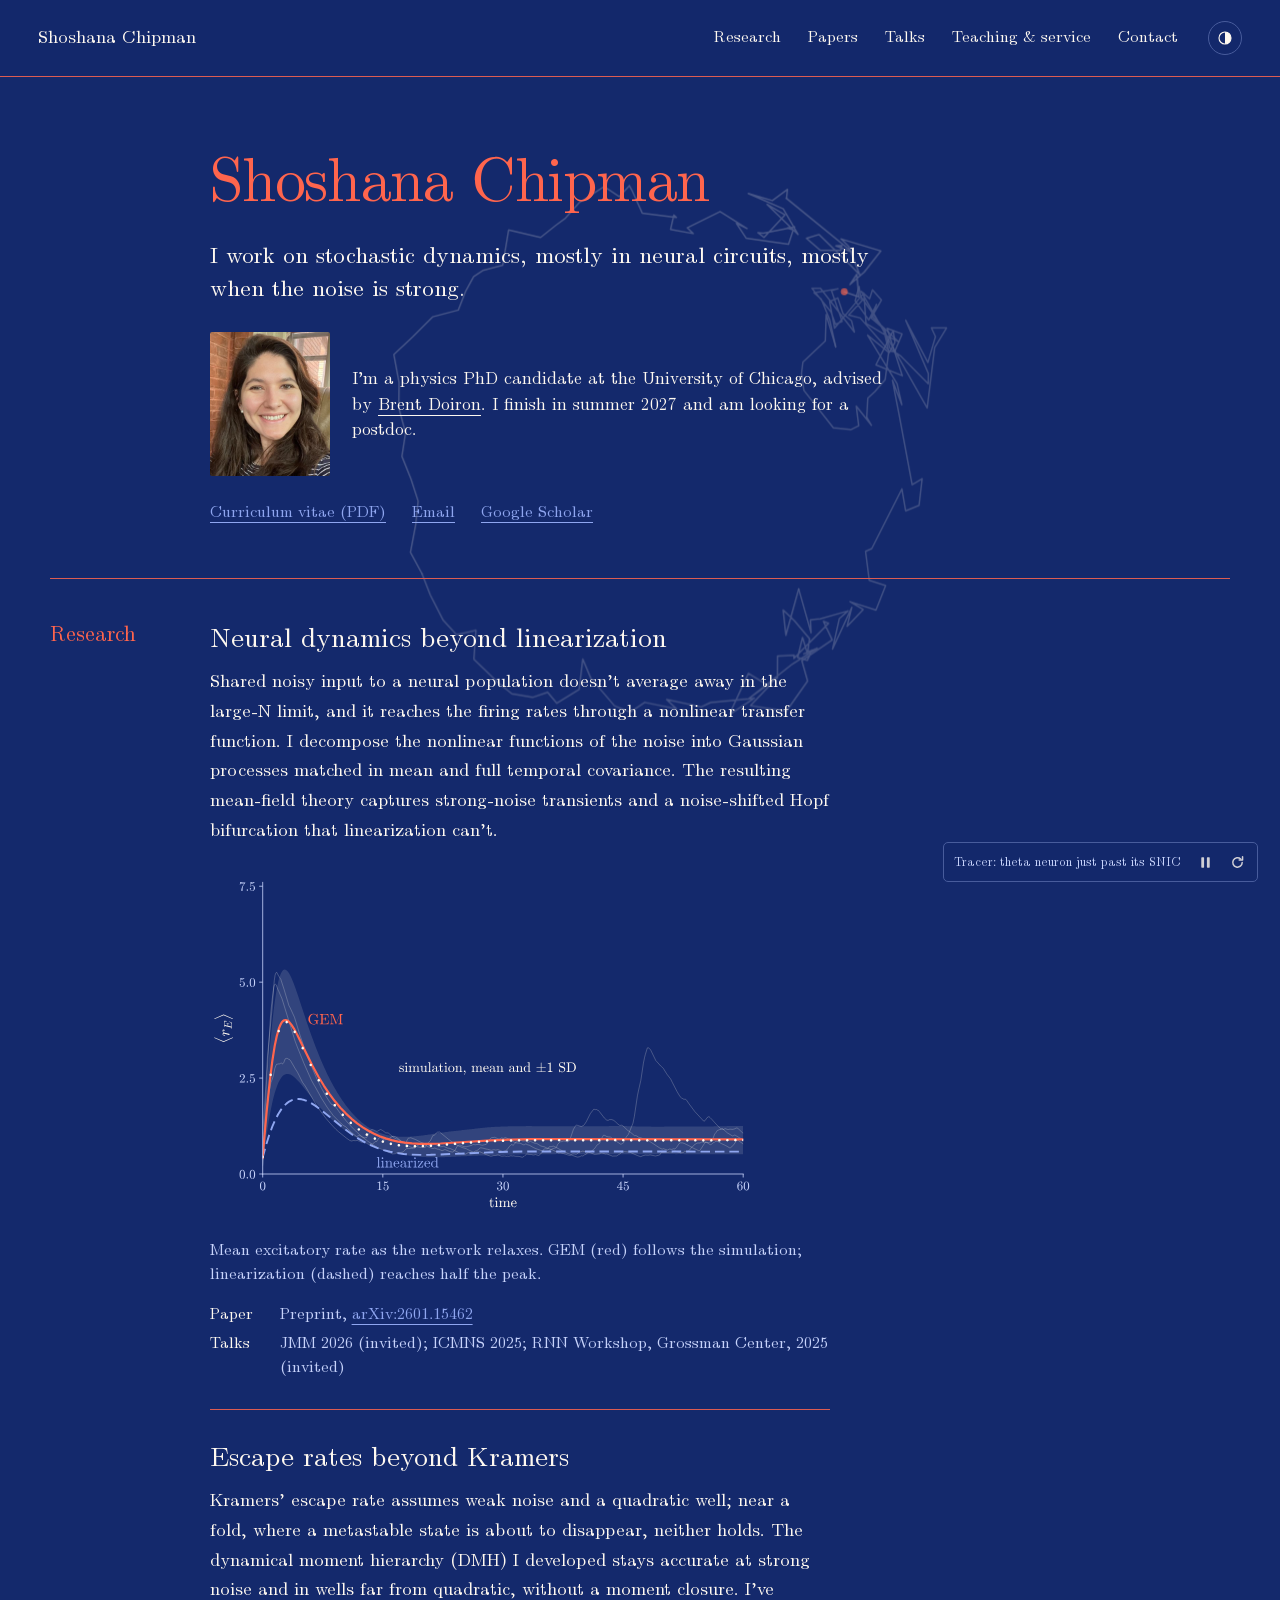
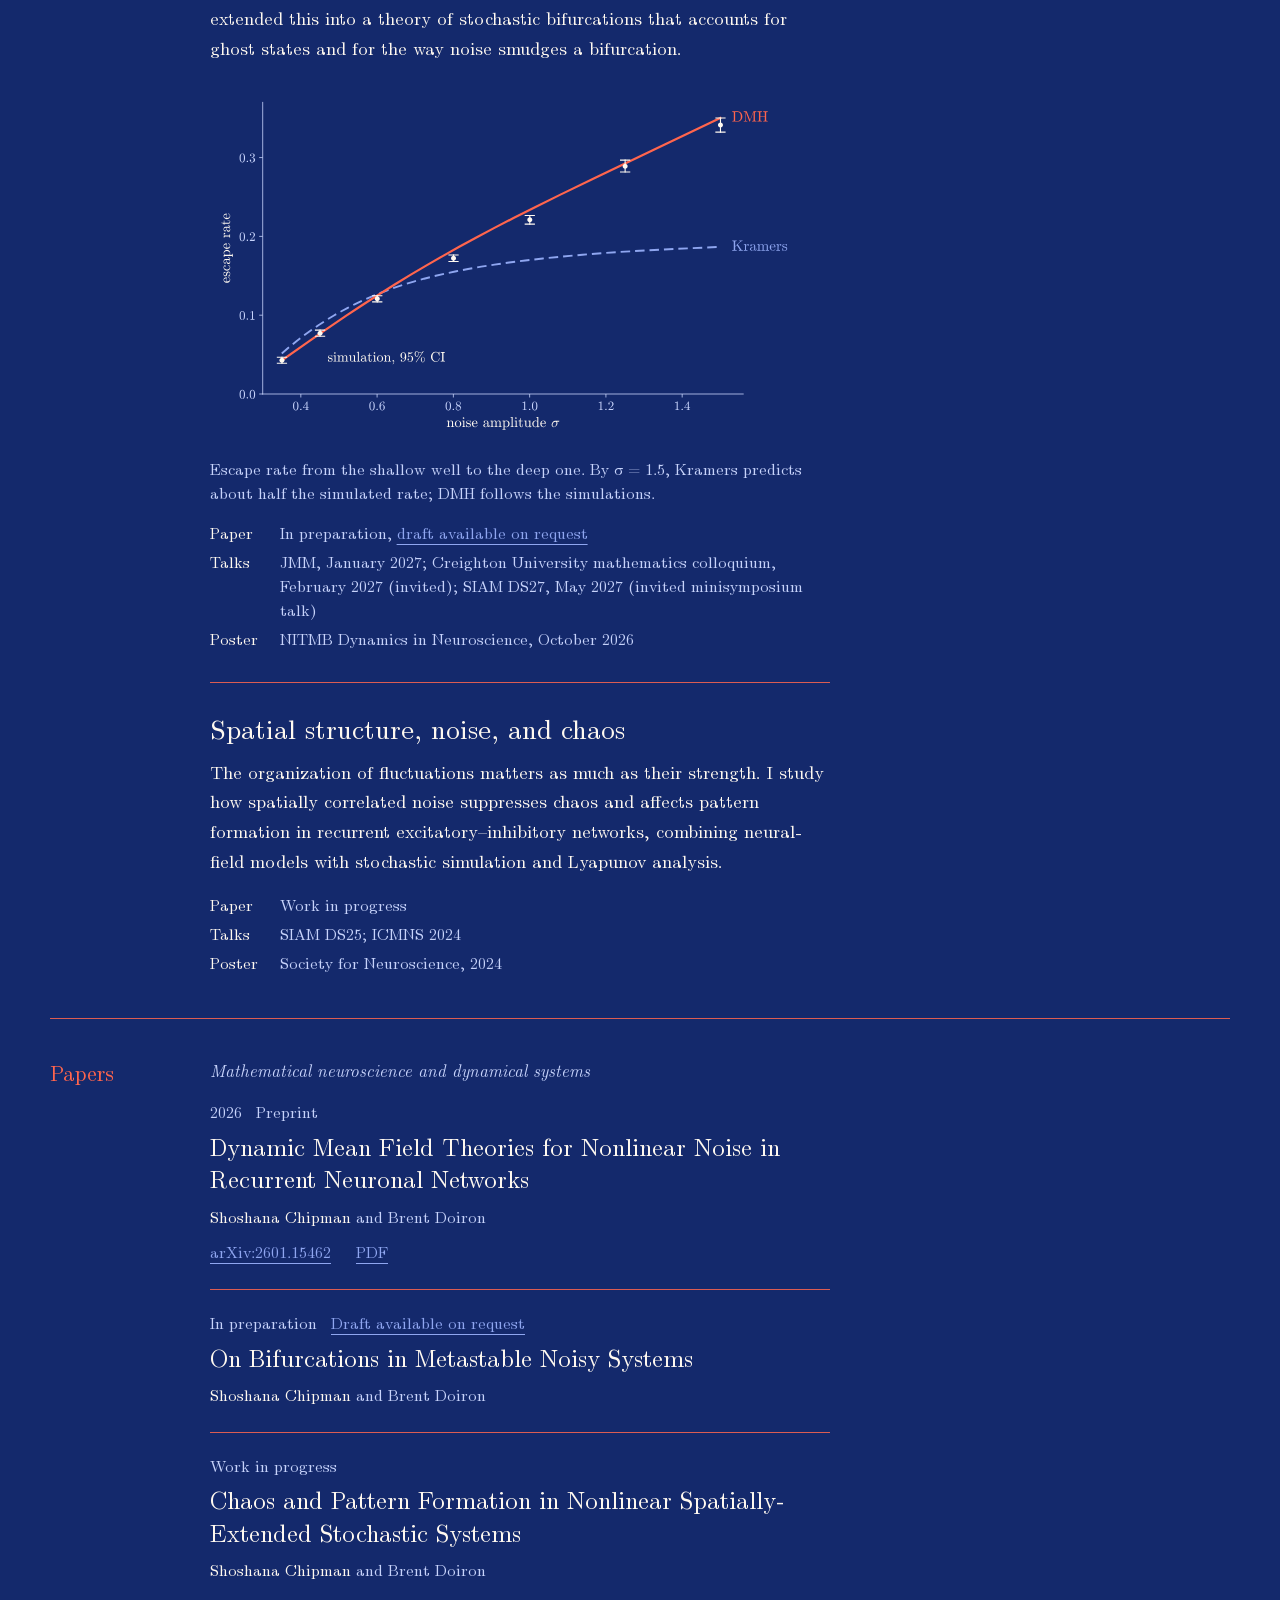
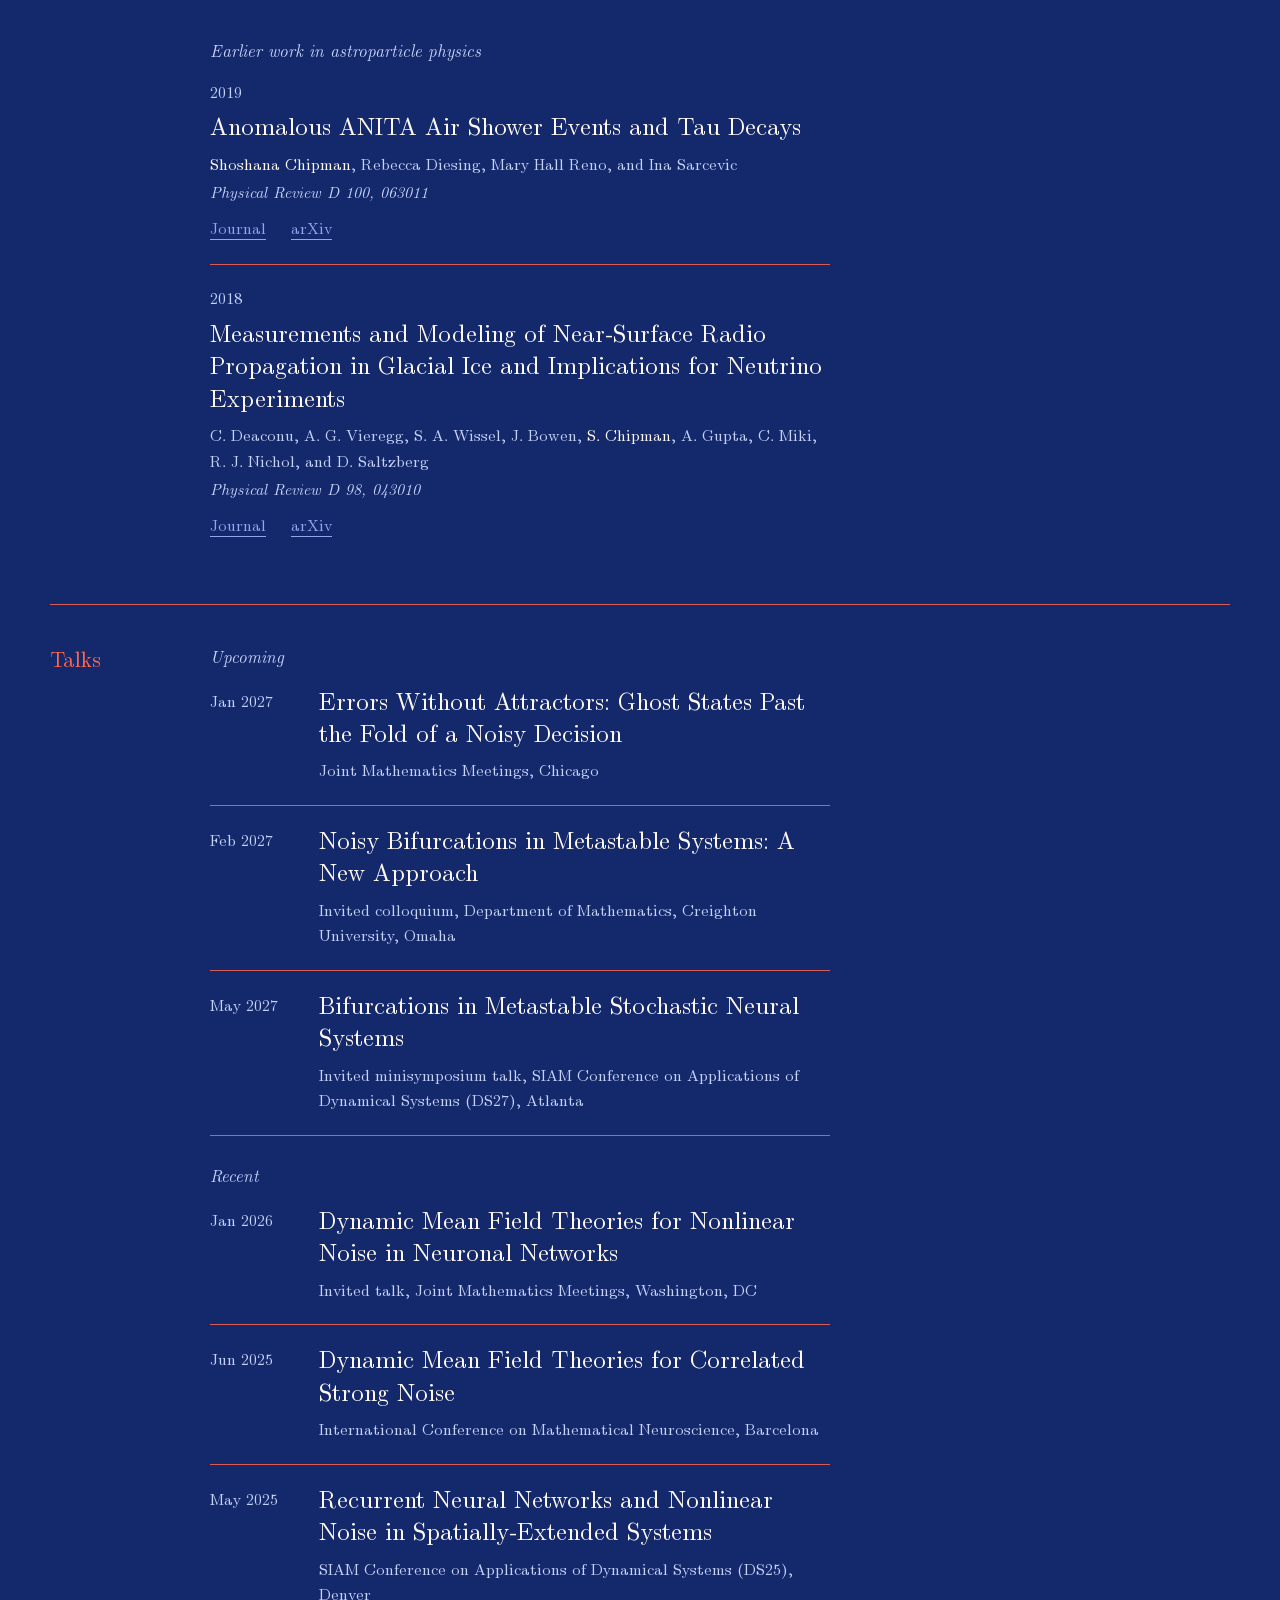
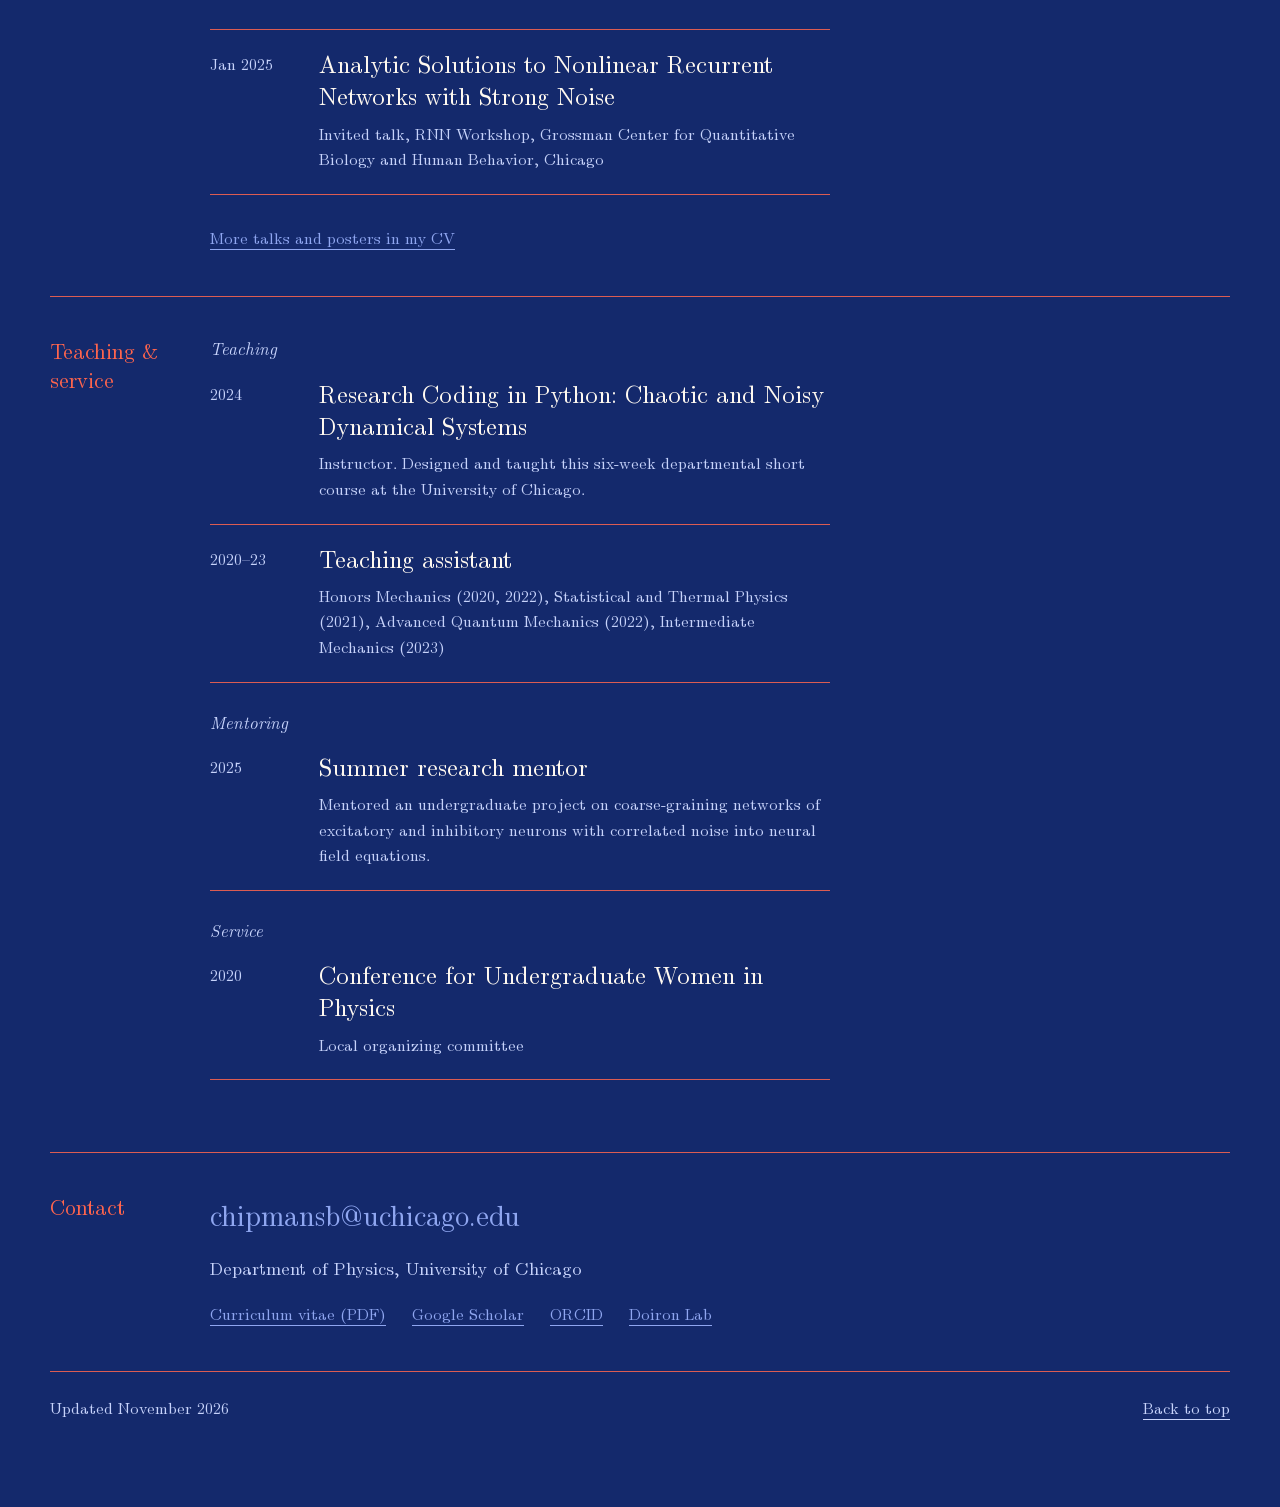
<file: index.html>
<!doctype html>
<html lang="en" data-theme="dark">
<head>
  <meta charset="utf-8">
  <meta name="viewport" content="width=device-width, initial-scale=1">
  <title>Shoshana Chipman | Stochastic Dynamics &amp; Mathematical Neuroscience</title>
  <meta name="description" content="Shoshana Chipman is a physics PhD candidate at the University of Chicago developing mathematical methods for stochastic dynamics in biological systems.">
  <meta name="theme-color" content="#14296c">
  <meta property="og:title" content="Shoshana Chipman">
  <meta property="og:site_name" content="Shoshana Chipman">
  <meta property="og:description" content="Stochastic dynamics and mathematical neuroscience.">
  <meta property="og:type" content="website">
  <meta property="og:url" content="https://shoshana-chipman.github.io/">
  <link rel="canonical" href="https://shoshana-chipman.github.io/">
  <meta name="author" content="Shoshana Chipman">
  <meta property="og:image" content="https://shoshana-chipman.github.io/assets/preview.png">
  <meta property="og:image:width" content="1200">
  <meta property="og:image:height" content="630">
  <meta property="og:image:alt" content="Shoshana Chipman, University of Chicago">
  <meta name="twitter:card" content="summary_large_image">
  <meta name="twitter:image" content="https://shoshana-chipman.github.io/assets/preview.png">
  <link rel="icon" href="favicon-192.png" type="image/png" sizes="192x192">
  <link rel="icon" href="favicon.ico" sizes="16x16 32x32 48x48">
  <link rel="icon" href="favicon.svg" type="image/svg+xml">
  <link rel="apple-touch-icon" href="apple-touch-icon.png">
  <script type="application/ld+json">
{
  "@context": "https://schema.org",
  "@graph": [
    {
      "@type": "WebSite",
      "@id": "https://shoshana-chipman.github.io/#website",
      "name": "Shoshana Chipman",
      "alternateName": [
        "shoshana-chipman.github.io"
      ],
      "url": "https://shoshana-chipman.github.io/"
    },
    {
      "@type": "WebPage",
      "@id": "https://shoshana-chipman.github.io/#webpage",
      "url": "https://shoshana-chipman.github.io/",
      "isPartOf": {
        "@id": "https://shoshana-chipman.github.io/#website"
      },
      "primaryImageOfPage": "https://shoshana-chipman.github.io/assets/search-photo.jpg",
      "mainEntity": {
        "@id": "https://shoshana-chipman.github.io/#person"
      }
    },
    {
      "@type": "Person",
      "name": "Shoshana Chipman",
      "url": "https://shoshana-chipman.github.io/",
      "image": "https://shoshana-chipman.github.io/assets/search-photo.jpg",
      "email": "mailto:chipmansb@uchicago.edu",
      "jobTitle": "PhD candidate in Physics",
      "affiliation": {
        "@type": "CollegeOrUniversity",
        "name": "University of Chicago"
      },
      "alumniOf": {
        "@type": "CollegeOrUniversity",
        "name": "University of Chicago"
      },
      "knowsAbout": [
        "Stochastic dynamics",
        "Mathematical neuroscience",
        "Dynamical systems",
        "Mean-field theory",
        "Metastability"
      ],
      "sameAs": [
        "https://scholar.google.com/citations?user=jHu5gXQAAAAJ",
        "https://orcid.org/0009-0009-2627-6084",
        "https://physics.uchicago.edu/people/profile/shoshana-chipman/",
        "https://github.com/shoshana-chipman"
      ],
      "@id": "https://shoshana-chipman.github.io/#person"
    }
  ]
}
  </script>
  <link rel="stylesheet" href="css/style.css">
  <script>
    try { const theme = localStorage.getItem('theme'); if (theme === 'dark' || theme === 'light') document.documentElement.dataset.theme = theme; } catch (e) {}
  </script>
  <script src="js/main.js" defer></script>
  <script src="js/models.js" defer></script>
  <script src="js/walk.js" defer></script>
</head>
<body>
<a class="skip-link" href="#main">Skip to content</a>
<figure class="walk-figure" aria-label="Illustrative asymmetric metastable diffusion">
<svg id="walk-svg" viewBox="0 0 1100 640" preserveAspectRatio="xMidYMid meet" role="img" aria-labelledby="walk-title walk-desc">
<title id="walk-title">Asymmetric metastable diffusion</title>
<desc id="walk-desc">A two-dimensional stochastic trajectory explores broad regions around a shallow state on the left and a deeper state on the right, occasionally switching along a curved valley. Illustrative simulation with the potential and axes hidden.</desc>
<path id="walk-path" d="M 386.75,233.23 L 387.17,237.29 L 389.25,202.89 L 393.84,214.26 L 421.96,230.58 L 403.64,237.38 L 390.85,228.08 L 381.49,256.67 L 371.73,254.41 L 375.97,244.14 L 367.43,240.51 L 458.36,269.72 L 420.76,307.60 L 410.64,341.08 L 405.47,323.90 L 409.83,328.91 L 421.76,308.12 L 389.53,302.26 L 425.29,308.18 L 429.93,306.42 L 405.84,278.35 L 396.40,266.01 L 382.80,269.77 L 370.26,261.77 L 364.03,276.34 L 371.52,252.22 L 353.83,248.93 L 348.75,265.48 L 357.71,258.20 L 385.37,261.21 L 400.92,275.49 L 391.34,260.67 L 377.00,241.44 L 356.71,263.07 L 368.29,192.20 L 347.85,205.82 L 352.20,216.69 L 366.04,206.62 L 376.48,209.84 L 384.70,202.75 L 338.53,196.66 L 336.65,183.72 L 366.32,179.26 L 376.91,171.70 L 376.49,180.24 L 350.82,193.69 L 354.79,202.87 L 345.14,167.57 L 356.43,166.48 L 375.00,154.89 L 395.85,137.95 L 365.62,148.62 L 384.22,122.25 L 389.49,70.46 L 397.71,54.15 L 411.78,40.00 L 451.32,66.49 L 449.27,89.44 L 442.18,100.15 L 421.17,98.80 L 435.22,115.97 L 424.18,110.16 L 406.14,116.57 L 399.97,129.85 L 391.11,150.66 L 371.46,172.55 L 373.51,182.64 L 364.09,207.42 L 356.92,193.34 L 392.39,191.80 L 377.97,159.07 L 359.72,206.38 L 367.96,203.76 L 373.24,192.10 L 355.95,173.87 L 398.08,192.01 L 411.07,193.72 L 390.89,188.21 L 414.63,187.83 L 460.04,210.07 L 452.01,227.42 L 466.45,232.03 L 468.76,216.20 L 450.75,205.89 L 495.01,186.76 L 494.60,179.81 L 508.56,206.35 L 501.85,234.47 L 516.68,245.52 L 518.51,207.20 L 513.30,232.61 L 526.68,231.47 L 508.21,220.58 L 538.16,243.69 L 511.76,221.30 L 497.86,225.29 L 496.01,221.83 L 507.42,200.96 L 508.11,190.52 L 509.21,204.82 L 480.50,141.06 L 513.05,177.22 L 490.95,141.93 L 480.68,163.79 L 473.28,198.84 L 475.83,215.29 L 462.38,190.94 L 469.24,211.10 L 455.81,224.95 L 439.73,217.81 L 440.50,213.74 L 421.07,221.27 L 439.41,217.13 L 479.69,231.16 L 436.30,224.00 L 415.46,194.67 L 394.96,207.74 L 391.80,210.60 L 345.96,205.67 L 349.57,196.79 L 353.38,226.79 L 381.43,220.69 L 382.48,252.61 L 404.31,277.35 L 421.24,247.49 L 388.49,234.17 L 393.30,201.27 L 413.25,241.81 L 405.76,250.59 L 367.89,242.88 L 402.46,225.15 L 402.05,227.47 L 427.68,205.93 L 399.54,221.76 L 423.90,206.97 L 422.27,221.97 L 423.20,213.56 L 443.82,174.42 L 436.29,145.22 L 392.70,189.60 L 392.66,219.25 L 381.20,207.64 L 368.58,224.60 L 370.32,234.55 L 362.56,231.25 L 404.87,222.86 L 389.62,185.36 L 344.91,210.11 L 337.98,209.63 L 375.79,200.86 L 372.47,192.84 L 375.87,193.69 L 390.46,168.14 L 347.94,151.31 L 360.22,153.60 L 385.51,161.87 L 415.82,155.63 L 440.91,170.69 L 447.05,178.55 L 435.64,201.01 L 418.74,185.67 L 454.98,173.55 L 438.83,145.93 L 426.70,154.38 L 397.47,159.45 L 352.84,155.84 L 356.17,140.68 L 377.19,180.51 L 397.12,146.38 L 402.69,153.52 L 390.52,158.31 L 394.50,176.00 L 412.99,193.87 L 409.99,177.06 L 403.90,193.87 L 386.55,186.69 L 382.57,149.77 L 415.85,145.82 L 396.57,147.20 L 380.97,122.56 L 399.87,120.32 L 378.60,124.84 L 401.40,161.91 L 424.75,153.95 L 403.03,154.34 L 409.84,138.54 L 440.55,164.77 L 428.67,188.89 L 415.46,188.53 L 413.03,198.20 L 385.28,164.68 L 374.21,161.38 L 376.58,160.00 L 377.11,207.89 L 354.26,210.35 L 387.76,198.59 L 360.13,220.62 L 323.34,219.70 L 349.39,228.26 L 353.91,257.87 L 354.70,248.51 L 418.63,250.48 L 401.90,241.61 L 401.26,250.82 L 398.93,246.88 L 383.57,226.39 L 365.36,227.08 L 369.02,245.23 L 400.40,246.71 L 406.91,249.60 L 382.99,267.93 L 372.15,270.33 L 395.50,306.17 L 396.60,268.09 L 394.51,238.74 L 388.71,257.41 L 401.28,239.41 L 383.63,217.94 L 400.66,217.57 L 428.23,206.16 L 434.22,234.01 L 421.94,205.02 L 463.77,177.44 L 501.25,150.64 L 475.42,139.87 L 467.43,146.27 L 496.07,106.09 L 523.69,132.80 L 537.08,143.32 L 502.21,123.81 L 520.34,153.77 L 491.70,133.72 L 437.71,141.64 L 414.28,194.40 L 413.08,196.91 L 400.83,209.02 L 400.46,174.58 L 361.27,129.01 L 352.55,110.38 L 363.68,112.19 L 379.93,105.23 L 373.74,76.22 L 378.24,68.77 L 377.41,91.89 L 352.25,56.49 L 323.00,46.66 L 334.59,64.97 L 321.81,77.41 L 340.10,72.18 L 336.66,44.20 L 369.06,59.18 L 389.05,67.33 L 382.14,82.33 L 375.95,108.32 L 369.96,106.56 L 372.24,141.99 L 359.99,134.22 L 360.52,134.03 L 354.57,122.62 L 364.14,130.67 L 358.34,122.11 L 387.91,113.67 L 371.39,138.18 L 424.37,132.57 L 418.89,175.95 L 430.60,182.34 L 460.04,157.88 L 427.37,168.17 L 473.59,190.88 L 464.61,202.58 L 450.02,223.21 L 418.03,184.32 L 412.82,193.85 L 403.03,196.16 L 414.37,181.79 L 447.43,203.72 L 466.38,226.89 L 468.29,220.81 L 463.23,239.04 L 462.31,269.71 L 477.65,259.67 L 473.63,271.98 L 487.56,227.22 L 463.67,232.12 L 446.63,233.25 L 473.03,201.83 L 462.23,224.66 L 473.77,218.44 L 461.22,232.02 L 438.06,240.28 L 461.63,280.02 L 447.97,271.26 L 428.07,243.15 L 433.47,229.16 L 439.03,250.58 L 415.77,234.51 L 437.14,233.91 L 451.55,236.80 L 417.93,267.14 L 418.77,249.33 L 381.33,236.17 L 376.65,249.29 L 423.23,288.42 L 453.26,256.58 L 453.76,277.12 L 455.56,303.33 L 426.54,276.50 L 395.89,262.63 L 417.83,283.49 L 428.60,293.51 L 434.72,293.88 L 420.70,311.66 L 394.51,302.45 L 361.71,283.55 L 356.22,292.12 L 337.19,292.01 L 319.76,277.36 L 324.56,249.99 L 358.81,254.67 L 324.45,224.90 L 323.90,224.49 L 363.53,246.29 L 337.18,264.06 L 319.44,275.66 L 309.81,269.06 L 296.83,272.97 L 310.89,314.09 L 321.58,320.93 L 336.14,318.71 L 326.44,329.17 L 336.72,321.57 L 334.26,355.14 L 365.11,343.10 L 370.60,379.78 L 367.77,376.77 L 349.25,377.34 L 360.08,384.80 L 359.71,413.49 L 356.04,389.17 L 344.88,402.25 L 355.20,425.08 L 365.18,417.65 L 389.08,428.58 L 405.06,412.95 L 381.89,423.68 L 407.58,437.15 L 433.96,434.64 L 469.38,412.63 L 446.15,380.59 L 456.59,381.38 L 458.07,385.32 L 438.64,362.74 L 418.70,387.57 L 428.37,386.14 L 449.92,412.66 L 426.25,447.83 L 421.95,444.28 L 379.02,438.44 L 346.23,436.51 L 338.40,443.75 L 351.92,413.03 L 354.25,427.42 L 350.64,456.00 L 363.86,444.35 L 351.36,450.29 L 338.56,425.41 L 355.29,450.74 L 351.64,420.13 L 356.99,434.37 L 375.76,436.18 L 355.25,471.96 L 400.30,478.14 L 404.43,475.46 L 367.21,520.14 L 366.42,507.53 L 393.33,539.73 L 397.94,497.11 L 379.58,480.19 L 382.79,489.65 L 395.87,477.84 L 420.33,473.35 L 394.67,431.97 L 431.76,453.46 L 435.47,442.17 L 422.67,468.57 L 427.53,471.01 L 426.19,471.88 L 464.39,448.05 L 461.72,456.88 L 482.75,464.41 L 543.93,457.03 L 526.54,459.23 L 560.55,466.70 L 569.72,429.11 L 564.90,449.15 L 577.07,431.73 L 567.15,390.29 L 541.34,408.78 L 547.92,352.25 L 521.93,356.76 L 518.01,370.68 L 516.33,374.21 L 533.29,375.27 L 534.43,373.00 L 500.84,356.24 L 535.59,368.65 L 518.92,378.68 L 577.29,400.57 L 584.34,362.22 L 606.20,357.94 L 571.09,341.96 L 575.48,333.54 L 564.69,312.52 L 549.17,305.56 L 557.28,289.47 L 583.65,328.72 L 549.20,306.26 L 553.32,311.03 L 529.85,272.50 L 538.30,304.60 L 553.05,302.86 L 582.18,298.93 L 580.63,358.97 L 592.85,362.65 L 599.40,342.31 L 588.98,336.56 L 641.60,371.43 L 660.89,378.75 L 699.63,387.28 L 689.96,384.89 L 676.03,359.97 L 710.01,400.05 L 742.58,351.32 L 725.25,369.55 L 696.45,399.08 L 713.67,403.37 L 694.89,405.16 L 720.99,394.51 L 727.90,401.04 L 713.25,385.31 L 693.45,341.47 L 684.63,334.82 L 659.92,327.80 L 662.46,286.50 L 665.87,236.90 L 682.53,217.01 L 689.70,225.11 L 701.43,209.93 L 672.28,221.42 L 691.45,217.95 L 670.63,255.53 L 685.82,274.43 L 696.56,289.17 L 665.42,276.93 L 649.40,298.92 L 651.85,292.35 L 664.55,294.17 L 692.01,291.20 L 709.93,300.24 L 739.30,334.79 L 754.22,354.63 L 735.07,350.09 L 745.95,366.70 L 762.50,367.18 L 747.19,361.59 L 745.53,360.69 L 752.86,340.42 L 753.55,317.31 L 754.97,298.16 L 756.37,293.74 L 738.99,262.15 L 778.96,260.02 L 776.90,232.55 L 772.55,237.06 L 755.92,240.03 L 719.59,276.18 L 729.87,286.14 L 735.69,296.93 L 716.05,277.53 L 718.96,292.22 L 768.67,302.12 L 765.28,292.82 L 746.65,293.46 L 720.44,302.95 L 719.62,313.14 L 739.19,291.35 L 749.00,280.04 L 766.56,303.45 L 740.90,329.99 L 718.82,321.44 L 704.05,325.61 L 684.95,337.15 L 713.81,360.40 L 685.26,336.34 L 664.64,337.19 L 659.95,316.90 L 676.45,346.70 L 661.05,305.99 L 655.17,294.68 L 644.43,314.89 L 665.09,316.25 L 682.79,277.87 L 681.29,269.76 L 710.06,304.52 L 710.47,315.94 L 711.86,310.80 L 708.10,329.56 L 701.57,337.47 L 706.92,340.25 L 695.33,345.66 L 719.97,354.90 L 755.94,372.50 L 726.11,391.83 L 742.10,399.97 L 721.66,392.64 L 713.46,415.21 L 710.69,411.04 L 675.15,422.07 L 686.86,404.34 L 709.53,412.56 L 738.34,430.69 L 748.62,420.31 L 715.58,414.46 L 750.40,431.04 L 767.36,429.85 L 761.28,402.11 L 738.25,396.60 L 760.13,413.06 L 744.15,430.35 L 724.01,433.14 L 752.23,452.04 L 767.25,469.57 L 733.73,427.58 L 703.99,462.70 L 721.51,440.72 L 778.56,431.39 L 752.76,424.38 L 749.09,417.87 L 704.72,446.20 L 701.94,446.87 L 673.69,446.26 L 684.17,414.50 L 701.08,409.79 L 728.15,384.64 L 752.73,364.31 L 749.38,392.31 L 762.05,390.99 L 765.36,365.89 L 768.39,332.29 L 784.91,289.59 L 783.16,310.59 L 785.12,310.57 L 772.09,295.60 L 748.77,303.59 L 744.17,268.01 L 719.41,263.35 L 735.75,307.69 L 721.10,312.42 L 722.46,307.16 L 708.02,294.19 L 694.43,292.97 L 676.82,289.90 L 656.14,285.86 L 634.48,249.90 L 636.54,276.02 L 599.23,273.47 L 581.62,264.70 L 559.36,248.69 L 585.08,223.61 L 625.40,247.68 L 613.73,278.84 L 609.93,279.93 L 626.35,277.14 L 644.66,290.75 L 652.57,280.08 L 673.19,319.67 L 694.99,331.85 L 719.43,312.64 L 733.47,283.61 L 748.97,274.71 L 756.87,314.31 L 784.03,309.09 L 755.83,286.29 L 768.70,316.48 L 743.83,312.06 L 718.93,300.38 L 739.93,303.59 L 731.74,311.81 L 726.62,305.08 L 740.02,316.21 L 715.79,293.89 L 705.21,291.36 L 710.89,304.87 L 727.49,291.90 L 720.22,253.61 L 756.02,278.39 L 780.76,290.10 L 769.90,296.08 L 784.84,269.51 L 815.89,284.99 L 810.09,306.65 L 757.98,311.02 L 728.56,298.34 L 765.38,295.43 L 753.96,285.66 L 761.62,309.53 L 748.16,292.60 L 729.42,308.75 L 730.54,319.74 L 709.62,285.72 L 685.11,288.46 L 716.07,276.13 L 743.59,270.00 L 699.05,268.20 L 684.91,280.79 L 703.54,298.69 L 694.59,300.89 L 663.46,292.62 L 629.07,328.47 L 599.17,309.68 L 607.55,340.09 L 587.60,348.39 L 556.43,350.09 L 578.80,336.19 L 561.01,317.29 L 572.38,315.89 L 571.13,325.68 L 599.97,319.85 L 586.37,342.02 L 591.10,316.80 L 625.81,301.45 L 632.64,326.92 L 628.77,347.02 L 638.61,354.05 L 644.80,374.83 L 646.95,362.43 L 667.81,354.76 L 658.14,358.41 L 671.37,354.06 L 662.51,358.30 L 679.58,410.78 L 681.85,430.62 L 642.80,417.77 L 654.87,410.85 L 662.33,414.30 L 702.59,341.94 L 734.80,325.21 L 726.28,330.23 L 723.96,330.79 L 697.56,324.81 L 686.53,335.93 L 670.91,332.06 L 673.73,372.97 L 686.12,385.06 L 702.36,367.99 L 715.22,379.41 L 735.24,361.45 L 744.13,373.99 L 723.00,360.09 L 735.47,354.28 L 720.69,336.61 L 716.26,369.01 L 725.29,340.59 L 730.96,346.61 L 755.95,301.75 L 768.92,318.69 L 767.14,323.52 L 743.36,364.06 L 770.15,328.22 L 763.27,310.69 L 740.26,318.98 L 762.12,330.52 L 767.05,355.03 L 771.03,354.05 L 766.44,375.04 L 724.45,371.48 L 738.85,408.53 L 742.48,400.42 L 752.89,390.59 L 765.04,353.76 L 741.66,376.09 L 738.94,421.57 L 732.35,442.59 L 752.59,432.71 L 730.99,423.64 L 725.51,447.66 L 746.41,440.87 L 744.12,437.86 L 735.77,425.50 L 747.40,402.55 L 708.39,360.05 L 715.98,367.87 L 696.48,381.77 L 699.43,385.20 L 706.09,421.31 L 706.37,419.40 L 724.48,436.76 L 747.20,396.86 L 738.34,366.07 L 748.38,380.22 L 747.54,393.24 L 735.54,395.89 L 733.62,398.63 L 719.50,377.08 L 686.73,377.03 L 682.67,385.06 L 690.57,362.13 L 714.56,362.01 L 697.65,392.23 L 708.49,382.64 L 666.20,347.25 L 676.26,393.97 L 708.18,376.20 L 722.23,376.61 L 718.09,346.96 L 727.11,351.44 L 737.00,323.89 L 750.16,340.54 L 733.99,361.71 L 749.99,373.00 L 765.87,349.49 L 750.70,367.71 L 743.57,338.65 L 743.16,326.55 L 743.26,338.45 L 779.29,330.17 L 764.46,327.37 L 770.39,341.94 L 804.75,344.78 L 784.11,326.72 L 756.22,331.01 L 743.43,327.71 L 744.65,332.02 L 744.98,335.19 L 760.13,345.03 L 746.95,356.80 L 754.85,340.14 L 772.32,324.94 L 740.07,282.02 L 721.79,292.25 L 687.44,306.50 L 674.67,328.02 L 632.35,359.27 L 624.97,342.14 L 617.58,332.22 L 631.48,339.47 L 666.53,357.94 L 631.87,330.68 L 654.16,360.76 L 686.51,358.14 L 694.68,349.72 L 709.95,350.52 L 719.18,320.70 L 755.14,308.55 L 769.66,353.22 L 751.74,355.29 L 723.86,345.22 L 706.63,302.99 L 709.37,318.75 L 678.28,295.42 L 669.91,294.94 L 643.90,270.41 L 654.29,244.86 L 667.66,223.28 L 651.91,254.27 L 657.86,266.67 L 665.56,234.58 L 680.52,239.23 L 675.68,222.57 L 666.36,230.83 L 647.45,224.97 L 662.53,190.89 L 674.72,177.53 L 660.05,198.63 L 661.46,197.62 L 680.00,164.67 L 645.56,149.47 L 658.01,131.34 L 665.13,159.68 L 670.45,154.52 L 646.17,173.09 L 662.21,159.53 L 650.50,143.47 L 662.03,181.56 L 643.45,146.83 L 642.09,154.84 L 661.93,168.33 L 651.80,162.69 L 642.44,165.62 L 638.42,191.94 L 649.39,206.76 L 656.56,215.17 L 652.72,233.80 L 661.40,287.16 L 647.01,311.33 L 622.68,308.68 L 636.25,310.74 L 645.22,329.52 L 669.42,304.91 L 650.70,278.25 L 662.79,294.93 L 655.91,313.03 L 631.61,303.74 L 656.36,352.69 L 644.16,336.76 L 618.62,351.93 L 668.21,350.69 L 669.84,353.52 L 680.72,329.63 L 684.72,359.68 L 700.45,371.88 L 776.05,340.64 L 753.61,311.31 L 738.99,314.26 L 772.32,324.35 L 743.25,313.80 L 744.09,333.82 L 719.79,347.60 L 698.84,342.11 L 712.71,392.29 L 756.80,412.62 L 757.17,403.32 L 766.94,399.79 L 735.87,399.97 L 756.19,395.77 L 761.40,386.50 L 746.57,381.32 L 727.89,371.16 L 713.53,354.07 L 743.96,384.72 L 733.67,379.80 L 752.74,371.74 L 750.52,403.16 L 786.53,384.61 L 760.37,414.03 L 767.05,410.42 L 788.97,406.60 L 789.58,363.86 L 782.89,368.96 L 811.46,361.25 L 785.14,364.42 L 761.04,386.17 L 790.75,393.69 L 792.11,355.98 L 770.23,340.59 L 781.26,311.67 L 766.79,341.04 L 768.14,346.51 L 770.26,344.34 L 770.48,349.88 L 765.65,370.54 L 764.30,393.10 L 786.43,402.39 L 742.28,377.38 L 684.59,408.25 L 696.51,407.78 L 728.25,395.75 L 688.88,382.39 L 692.07,384.87 L 678.46,374.35 L 698.86,379.46 L 694.90,392.94 L 671.11,410.18 L 670.50,393.68 L 666.32,400.48 L 657.29,416.88 L 656.06,414.43 L 703.69,412.03 L 727.52,393.48 L 717.63,375.57 L 727.35,369.81 L 719.99,369.20 L 743.43,384.56 L 750.43,401.86 L 743.81,408.88 L 740.58,406.59 L 703.37,383.87 L 738.89,422.58 L 726.57,393.69 L 713.32,373.23 L 684.70,353.49 L 671.16,384.66 L 666.23,360.70 L 678.39,323.78 L 677.83,321.73 L 649.21,316.99 L 643.75,328.35 L 635.14,319.66 L 631.08,306.70 L 622.36,307.69 L 605.87,300.26 L 598.77,314.00 L 640.22,310.18 L 677.05,308.58 L 676.34,314.93 L 696.28,314.38 L 670.16,303.99 L 692.44,354.05 L 736.34,351.18 L 721.32,338.78 L 718.25,361.26 L 692.66,346.82 L 692.25,355.43 L 711.34,350.65 L 720.74,367.97 L 746.75,393.63 L 714.78,393.02 L 702.61,365.09 L 685.06,363.21 L 676.34,339.50 L 700.41,307.86 L 712.88,295.80 L 727.21,294.51 L 732.45,278.54 L 753.75,276.01 L 762.29,246.36 L 758.30,244.07 L 756.55,225.89 L 795.74,243.00 L 806.60,275.81 L 787.57,302.34 L 786.31,296.46 L 765.79,304.56 L 767.77,242.10 L 751.36,236.64 L 746.25,228.17 L 731.52,205.71 L 731.36,210.15 L 698.74,218.57 L 685.04,251.20 L 693.03,225.25 L 709.23,234.68 L 710.62,250.52 L 693.26,223.67 L 682.95,220.58 L 673.28,241.88 L 698.32,237.69 L 734.93,288.40 L 714.86,280.99 L 756.74,284.84 L 734.12,309.67 L 718.38,337.66 L 709.41,375.56 L 690.12,359.21 L 669.12,367.02 L 661.97,412.45 L 644.13,420.50 L 660.46,415.84 L 685.35,386.61 L 708.91,406.07 L 747.66,441.11 L 748.32,465.39 L 733.10,516.98 L 722.84,521.01 L 730.83,534.14 L 769.94,524.72 L 784.96,492.18 L 799.68,487.67 L 787.90,483.36 L 790.07,457.06 L 762.60,487.13 L 752.43,440.89 L 759.58,445.38 L 767.91,439.75 L 724.77,473.09 L 707.58,451.39 L 720.03,448.70 L 705.27,429.49 L 708.75,434.74 L 745.26,435.34 L 740.06,443.66 L 751.97,471.17 L 766.07,416.00 L 757.62,404.37 L 733.68,419.02 L 733.01,426.26 L 711.96,421.73 L 706.18,415.37 L 725.48,428.68 L 744.51,456.01 L 717.85,466.50 L 716.92,462.91 L 726.59,427.23 L 725.61,436.30 L 730.85,425.60 L 760.86,386.37 L 778.39,370.67 L 766.72,355.32 L 744.49,371.44 L 730.45,375.05 L 758.75,378.07 L 733.23,390.24 L 703.70,415.61 L 735.03,430.13 L 753.11,401.96 L 747.35,378.38 L 747.41,364.58 L 732.96,392.72 L 758.58,386.23 L 760.27,418.81 L 752.74,425.60 L 796.01,422.48 L 786.33,423.12 L 766.51,422.90 L 776.41,406.52 L 748.78,409.49 L 743.89,439.89 L 730.03,442.82 L 726.73,457.00 L 748.40,447.32 L 769.80,453.01 L 766.03,457.54 L 765.14,450.28 L 701.19,469.19 L 714.96,470.13 L 753.68,476.77 L 754.38,439.71 L 766.90,441.39 L 727.29,426.52 L 752.73,402.00 L 757.44,433.11 L 772.75,445.44 L 758.48,438.95 L 744.40,455.31 L 771.96,472.53 L 787.55,507.88 L 799.60,492.66 L 763.70,476.89 L 754.03,430.85 L 743.08,423.80 L 772.96,431.13 L 748.28,396.93 L 755.55,396.37 L 773.80,438.58 L 732.67,412.05 L 737.23,406.79 L 736.75,395.69 L 738.03,438.63 L 742.73,411.55 L 788.99,412.50 L 776.60,389.30 L 777.20,377.54 L 787.55,379.56 L 800.45,384.31 L 773.81,358.34 L 773.49,354.88 L 767.50,387.95 L 777.81,376.49 L 764.60,412.25 L 763.93,398.31 L 796.17,398.55 L 778.70,393.62 L 755.02,383.94 L 724.13,380.01 L 705.23,382.07 L 677.93,387.37 L 710.85,439.73 L 699.50,478.37 L 678.25,444.11 L 715.46,456.04 L 721.14,447.78 L 702.51,395.07 L 722.33,384.09 L 722.13,408.38 L 706.26,432.27 L 726.46,430.77 L 718.46,460.65 L 726.88,496.67 L 719.07,449.61 L 739.85,426.25 L 732.98,429.93 L 742.32,435.82 L 756.25,467.39 L 728.67,444.12 L 735.11,428.40 L 717.90,431.71 L 691.89,417.53 L 720.26,412.65 L 741.96,419.50 L 702.22,407.66 L 679.70,409.68 L 679.38,420.87 L 719.88,417.79 L 708.26,423.46 L 704.91,441.36 L 691.02,421.82 L 712.57,433.32 L 766.21,435.14 L 774.35,444.70 L 777.88,429.86 L 770.28,433.50 L 771.16,410.72 L 773.27,435.60 L 770.61,416.02 L 778.02,437.48 L 743.98,455.02 L 753.23,430.96 L 757.18,448.93 L 723.35,498.87 L 700.01,497.50 L 681.58,484.20 L 667.58,453.32 L 674.54,447.26 L 683.34,427.41 L 692.05,445.99 L 727.81,449.22 L 703.32,420.23 L 698.71,401.35 L 710.53,404.01 L 677.62,424.31 L 674.87,405.22 L 676.70,411.40 L 682.14,407.29 L 657.13,403.12 L 665.91,431.77 L 673.71,415.87 L 679.99,415.90 L 710.16,412.81 L 713.69,363.55 L 707.88,348.62 L 711.54,350.28 L 684.23,370.20 L 707.93,346.42 L 740.57,363.94 L 742.60,381.77 L 754.32,395.95 L 744.05,407.34 L 763.56,398.69 L 775.27,381.47 L 790.41,379.98 L 750.99,400.86 L 729.50,411.81 L 718.89,430.01 L 697.98,439.93 L 698.81,442.50 L 655.31,451.11 L 649.69,411.76 L 608.73,433.88 L 649.50,425.93 L 661.42,409.48 L 668.60,396.80 L 689.47,350.35 L 726.63,355.57 L 723.16,367.28 L 724.85,355.12 L 734.49,369.45 L 709.28,363.43 L 739.39,395.82 L 769.58,410.34 L 758.37,396.77 L 771.13,408.66 L 758.29,385.78 L 725.23,391.19 L 715.57,393.94 L 750.03,416.43 L 785.45,404.63 L 749.52,370.01 L 776.83,372.01 L 769.32,362.95 L 777.35,361.68 L 780.99,384.52 L 771.83,393.33 L 757.77,377.02 L 771.72,395.03 L 750.90,404.10 L 754.36,379.86 L 778.18,360.56 L 791.29,352.74 L 767.90,352.62 L 783.98,338.89 L 840.12,319.32 L 804.66,315.03 L 821.80,312.60 L 816.35,328.52 L 795.02,309.48 L 784.93,323.39 L 764.87,324.61 L 740.92,373.57 L 725.46,369.88 L 705.80,377.29 L 718.06,365.62 L 735.26,375.60 L 747.51,398.55 L 773.32,411.27 L 723.67,420.55 L 705.86,446.23 L 718.21,457.76 L 713.14,450.36 L 692.47,463.72 L 728.25,471.75 L 737.20,481.05 L 750.15,473.36 L 751.04,469.72 L 773.35,491.26 L 766.80,479.78 L 741.96,475.11 L 748.30,489.60 L 748.55,492.25 L 760.69,459.46 L 770.26,450.09 L 788.89,486.79 L 774.69,451.09 L 766.26,436.90 L 765.24,427.80 L 742.69,445.37 L 751.17,433.18 L 729.20,435.65 L 710.78,435.62 L 703.23,427.32 L 695.55,399.80 L 710.62,374.02 L 716.78,380.03 L 721.91,366.22 L 731.48,351.21 L 737.42,348.02 L 747.52,322.10 L 739.23,310.38 L 733.77,310.35 L 710.08,319.59 L 731.82,342.29 L 697.94,338.18 L 707.20,318.39 L 756.46,304.22 L 777.34,331.17 L 781.46,337.33 L 761.28,314.35 L 757.59,317.77 L 742.66,308.11 L 728.22,359.13 L 767.55,347.44 L 741.15,404.06 L 753.63,386.50 L 764.06,404.52 L 744.11,445.70 L 693.97,453.45 L 694.09,452.41 L 698.91,462.86 L 684.27,423.86 L 662.94,373.26 L 656.75,357.72 L 693.16,375.95 L 679.50,384.88 L 655.11,401.19 L 659.10,391.30 L 679.90,427.68 L 709.39,401.15 L 709.05,389.73 L 716.16,390.29 L 710.20,389.36 L 697.13,398.28 L 727.94,403.16 L 736.35,389.91 L 761.17,379.66 L 748.79,364.61 L 755.70,353.80 L 730.50,348.87 L 727.13,393.43 L 695.84,367.40 L 711.68,383.37 L 705.19,351.01 L 716.71,367.98 L 708.61,382.40 L 687.47,391.55 L 711.20,359.11 L 687.75,360.06 L 687.40,403.08 L 692.22,388.04 L 688.56,387.26 L 703.38,406.61 L 733.25,406.52 L 733.68,413.63 L 739.39,389.95 L 718.69,405.55 L 765.06,424.94 L 795.96,449.90 L 787.44,390.66 L 777.21,386.64 L 777.82,397.95 L 773.27,381.84 L 798.45,402.18 L 794.72,355.65 L 776.77,340.40 L 776.37,359.49 L 766.06,375.77 L 757.93,360.37 L 799.84,369.68 L 769.99,338.89 L 758.17,319.34 L 748.56,328.98 L 773.27,325.24 L 779.70,307.29 L 786.96,318.57 L 777.70,341.42 L 774.32,349.73 L 785.61,354.83 L 785.40,335.45 L 756.29,383.16 L 736.29,379.42 L 723.65,411.25 L 731.86,398.22 L 743.97,403.27 L 755.82,387.88 L 761.28,397.64 L 775.76,379.38 L 794.36,343.67 L 788.18,330.32 L 744.67,350.24 L 774.21,323.56 L 801.78,331.53 L 801.61,328.19 L 766.78,341.47 L 753.41,310.37 L 758.10,299.34 L 739.49,261.43 L 727.83,288.71 L 695.55,294.44 L 696.49,281.09 L 709.75,278.21 L 699.72,265.97 L 700.31,290.23 L 682.87,311.52 L 691.11,308.73 L 721.23,313.89 L 727.12,323.01 L 736.19,317.08 L 708.13,328.02 L 712.23,311.95 L 756.20,292.65 L 738.91,299.67 L 748.92,294.98 L 743.62,309.43 L 743.83,305.05 L 730.16,320.95 L 736.96,314.12 L 744.15,311.93 L 760.93,337.28 L 778.15,379.46 L 752.80,354.55 L 754.99,375.13 L 728.66,352.59 L 718.93,348.92 L 697.98,345.38 L 705.09,386.39 L 691.89,361.96 L 662.95,387.66 L 669.68,389.89 L 652.49,382.36 L 634.14,371.14 L 631.35,341.09 L 639.18,314.34 L 623.19,331.05 L 605.96,315.82 L 634.67,335.39 L 655.83,348.31 L 663.01,351.46 L 682.06,379.10 L 650.21,358.03 L 656.78,369.38 L 644.07,365.21 L 643.41,393.51 L 639.94,376.45 L 648.64,354.07 L 637.81,322.08 L 626.02,363.33 L 599.57,320.05 L 605.21,343.75 L 614.35,328.32 L 595.87,313.92 L 560.13,284.77 L 583.30,236.44 L 590.74,248.62 L 590.80,258.44 L 607.54,271.91 L 640.72,314.21 L 635.06,267.47 L 638.77,303.05 L 639.33,290.48 L 619.73,327.96 L 667.80,334.70 L 666.49,298.44 L 664.77,271.11 L 647.84,277.59 L 630.25,271.04 L 633.10,291.21 L 624.49,311.56 L 651.77,328.87 L 642.32,323.22 L 649.21,326.92 L 664.02,326.92 L 661.62,299.05 L 643.12,325.68 L 655.48,342.09 L 659.90,327.04 L 688.99,336.11 L 724.61,337.92 L 724.32,341.76 L 691.82,346.43 L 662.87,342.02 L 703.31,326.78 L 684.61,289.53 L 703.42,262.00 L 718.48,262.29 L 718.98,253.87 L 721.22,236.81 L 696.91,270.70 L 724.21,251.13 L 773.17,244.18 L 787.37,225.67 L 784.24,234.19 L 774.10,273.40 L 787.49,274.68 L 745.76,306.98 L 756.01,296.16 L 762.07,312.70 L 771.37,329.99 L 763.05,315.41 L 756.70,303.29 L 765.71,321.57 L 772.20,296.96 L 813.80,305.80 L 785.27,284.08 L 736.61,290.88 L 738.68,290.62 L 726.22,307.19 L 726.49,336.67 L 717.51,373.18 L 733.11,340.74 L 741.35,341.87 L 735.34,352.71 L 765.92,332.45 L 755.55,312.19 L 771.59,297.69 L 766.85,297.19 L 809.18,298.87 L 778.80,325.22 L 751.34,327.45 L 763.69,322.06 L 767.62,322.12 L 768.39,346.49 L 771.38,350.84 L 806.75,338.27 L 811.30,294.99 L 789.96,308.83 L 788.90,333.02 L 752.49,337.43 L 751.22,334.62 L 740.30,331.20 L 746.70,344.74 L 752.01,326.17 L 762.89,324.72 L 750.05,277.72 L 683.83,286.21 L 655.48,282.09 L 673.91,271.23 L 666.16,324.10 L 668.36,332.50 L 707.90,336.63 L 684.54,319.95 L 692.61,346.46 L 677.20,378.61 L 689.68,413.85 L 724.42,401.86 L 683.43,410.28 L 663.48,392.10 L 662.72,374.89 L 693.10,362.01 L 701.58,347.62 L 728.47,381.24 L 710.55,380.64 L 699.77,391.44 L 716.73,382.50 L 711.68,397.65 L 656.94,343.88 L 692.99,321.33 L 746.49,332.97 L 720.11,326.76 L 723.23,348.94 L 727.04,345.72 L 747.23,355.48 L 746.02,354.64 L 740.30,427.84 L 758.76,415.41 L 754.76,396.33 L 747.62,393.23 L 744.91,380.70 L 745.95,363.19 L 720.12,379.37 L 750.89,387.97 L 742.54,374.08 L 730.73,347.06 L 714.38,392.02 L 731.21,366.28 L 721.19,360.83 L 746.53,343.56 L 761.19,359.81 L 772.27,321.79 L 802.03,298.33 L 796.11,290.47 L 816.10,263.30 L 789.68,266.17 L 780.09,226.62 L 793.39,255.48 L 763.83,282.23 L 761.79,263.11 L 730.36,257.43 L 740.98,253.74 L 753.19,252.27 L 760.91,265.35 L 715.40,249.97 L 723.82,234.72 L 739.72,282.73 L 782.05,278.90 L 784.52,298.52 L 783.33,288.23 L 804.08,303.46 L 767.46,311.76 L 775.09,283.41 L 766.90,281.24 L 730.34,295.90 L 734.88,323.90 L 731.32,316.57 L 733.48,309.54 L 691.17,339.43 L 698.67,330.55 L 668.91,333.36 L 646.52,347.01 L 669.01,369.17 L 704.38,338.91 L 724.12,322.85 L 733.92,317.63 L 694.53,328.87 L 675.40,344.57 L 692.43,346.71 L 687.36,292.29 L 675.14,289.07 L 698.10,289.54 L 679.14,289.61 L 708.48,304.64 L 709.74,287.66 L 690.25,308.38 L 667.73,299.73 L 728.60,300.39 L 716.08,331.82 L 716.68,306.66 L 741.61,321.98 L 729.82,295.06 L 750.05,284.93 L 734.79,242.91 L 746.79,248.87 L 732.09,264.33 L 715.34,294.65 L 684.70,306.01 L 692.30,322.79 L 707.54,336.41 L 714.69,339.17 L 693.80,344.58 L 693.01,356.27 L 677.44,365.87 L 695.00,355.43 L 703.41,361.61 L 722.41,382.45 L 743.17,424.80 L 758.18,425.72 L 763.55,477.33 L 724.14,427.32 L 740.93,410.03 L 748.30,385.55 L 737.89,396.77 L 740.28,367.98 L 723.65,378.92 L 709.02,400.17 L 715.56,373.84 L 703.03,372.39 L 726.50,372.74 L 739.19,410.40 L 730.92,406.60 L 772.54,388.64 L 743.69,411.67 L 714.47,388.30 L 712.81,415.35 L 699.65,376.22 L 652.75,374.19 L 677.34,390.92 L 704.77,426.97 L 703.64,463.71 L 709.21,477.71 L 713.32,478.69 L 740.88,448.19 L 719.16,446.75 L 712.87,464.83 L 717.89,448.38 L 742.29,456.94 L 758.65,475.92 L 793.33,505.59 L 803.10,499.68 L 797.69,459.16 L 845.11,469.65 L 811.31,454.79 L 808.81,435.13 L 805.07,421.48 L 763.74,423.83 L 768.85,439.64 L 771.02,386.96 L 793.16,355.40 L 771.83,365.37 L 783.85,345.54 L 763.67,317.77 L 785.18,331.33 L 763.79,356.52 L 781.00,325.33 L 801.93,341.70 L 812.81,351.72 L 814.53,350.37 L 806.81,314.42 L 749.71,285.76 L 757.33,281.95 L 767.70,269.61 L 779.46,301.98 L 786.08,277.42 L 780.94,312.01 L 768.11,300.67 L 734.84,272.06 L 715.89,274.76 L 724.22,282.97 L 723.61,267.38 L 721.88,268.08 L 704.60,290.10 L 675.81,284.49 L 681.51,324.44 L 678.54,339.71 L 695.16,360.78 L 654.72,361.90 L 661.28,367.13 L 647.56,375.14 L 651.76,409.47 L 634.70,383.22 L 621.21,417.24 L 599.65,379.69 L 592.95,341.93 L 615.93,377.04 L 612.55,407.78 L 610.12,396.87 L 599.02,366.86 L 608.32,350.99 L 626.04,371.35 L 620.21,355.31 L 640.88,359.42 L 663.09,384.42 L 698.05,378.65 L 674.88,373.46 L 672.47,361.37 L 718.64,404.03 L 695.44,398.86 L 711.19,392.70 L 694.44,424.51 L 701.02,396.15 L 701.22,401.01 L 707.62,425.62 L 696.99,427.33 L 726.86,400.17 L 741.47,392.84 L 734.00,389.93 L 699.54,418.87 L 716.99,423.15 L 749.03,427.53 L 743.96,417.42 L 700.80,423.17 L 724.65,401.40 L 716.97,430.85 L 734.31,441.98 L 758.52,418.74 L 762.33,392.47 L 780.35,380.07 L 764.31,377.72 L 758.47,401.00 L 765.68,418.73 L 736.46,443.20 L 753.06,425.92 L 763.35,409.46 L 747.52,417.36 L 735.84,458.16 L 722.98,444.14 L 708.99,450.31 L 737.39,422.20 L 761.76,397.63 L 762.52,390.24 L 727.32,430.31 L 721.77,438.54 L 665.55,416.81 L 673.55,394.03 L 682.94,408.02 L 708.25,408.63 L 678.21,380.01 L 715.30,401.35 L 680.11,396.13 L 667.46,388.84 L 687.94,412.27 L 680.58,366.00 L 720.78,374.56 L 680.00,383.64 L 699.35,437.73 L 700.83,439.84 L 696.95,428.99 L 684.64,420.24 L 703.83,430.22 L 707.14,435.03 L 712.79,403.56 L 712.30,380.97 L 703.79,359.73 L 713.19,351.53 L 722.32,348.25 L 708.12,344.78 L 691.04,340.47 L 682.34,362.57 L 663.47,358.17 L 653.25,386.28 L 697.37,390.48 L 699.91,386.80 L 745.59,419.10 L 725.67,377.85 L 745.99,332.32 L 747.69,334.79 L 752.15,364.95 L 778.79,401.01 L 771.52,390.38 L 814.45,394.04 L 814.10,367.40 L 793.06,359.72 L 814.63,383.47 L 769.82,343.28 L 764.86,327.36 L 779.13,340.62 L 800.90,331.79 L 779.42,338.34 L 727.58,325.75 L 735.38,335.39 L 730.00,344.75 L 743.52,384.21 L 747.62,333.71 L 756.69,295.20 L 772.37,314.70 L 789.11,320.43 L 811.57,371.77 L 776.60,345.96 L 794.42,380.70 L 785.20,396.79 L 773.47,418.10 L 755.04,425.92 L 760.50,442.53 L 747.13,418.01 L 726.91,414.68 L 758.30,438.39 L 729.58,429.16 L 732.90,429.74 L 745.41,415.53 L 725.54,425.59 L 720.46,431.50 L 704.49,421.68 L 708.13,405.23 L 719.07,400.36 L 745.47,401.98 L 755.33,419.41 L 777.44,434.51 L 749.19,462.84 L 784.94,486.14 L 781.06,474.04 L 779.87,460.35 L 761.90,468.71 L 734.27,437.52 L 751.56,444.53 L 740.40,443.03 L 741.27,456.29 L 743.36,452.74 L 776.47,451.01 L 786.80,446.73 L 754.44,457.01 L 754.48,450.05 L 733.69,394.63 L 734.44,405.17 L 749.88,407.54 L 781.26,420.82 L 800.10,421.57 L 780.19,434.34 L 745.79,471.83 L 774.74,457.43 L 763.25,464.94 L 761.41,453.99 L 779.72,444.88 L 760.06,421.55 L 727.18,400.37 L 702.20,431.30 L 718.43,407.46 L 714.51,425.86 L 666.04,430.87 L 640.53,421.09 L 589.86,442.94 L 620.93,460.62 L 603.22,468.27 L 625.39,463.33 L 658.71,442.44 L 662.62,429.88 L 695.72,438.64 L 712.32,478.53 L 722.61,495.57 L 707.57,497.93 L 713.53,476.16 L 724.65,484.76 L 706.83,494.69 L 701.64,445.10 L 704.24,450.82 L 728.67,444.50 L 721.08,426.54 L 709.85,433.41 L 715.41,423.58 L 681.99,429.65 L 641.20,412.17 L 629.18,442.11 L 646.74,459.11 L 672.54,497.49 L 681.62,482.35 L 714.99,470.80 L 681.83,484.69 L 683.23,491.58 L 658.68,496.97 L 678.93,500.38 L 672.78,487.75 L 675.34,532.24 L 694.91,527.39 L 690.41,521.51 L 690.04,534.28 L 694.08,521.83 L 687.32,498.98 L 683.18,487.45 L 704.28,471.96 L 690.64,468.57 L 668.35,479.10 L 682.40,471.86 L 679.85,467.56 L 685.93,464.78 L 690.79,450.26 L 741.08,437.32 L 760.00,448.46 L 794.55,431.43 L 757.06,393.27 L 742.10,367.35 L 721.34,360.54 L 720.55,374.96 L 733.92,346.75 L 743.18,358.89 L 784.92,373.80 L 808.90,387.76 L 813.90,400.22 L 811.50,410.23 L 785.47,356.65 L 732.67,330.53 L 746.33,326.44 L 688.24,345.71 L 648.94,334.41 L 643.69,367.60 L 672.53,398.27 L 630.01,381.26 L 622.92,406.48 L 654.26,392.91 L 658.50,391.30 L 650.73,371.35 L 617.73,352.17 L 594.11,392.44 L 627.06,363.26 L 622.68,325.43 L 603.93,311.25 L 576.24,308.27 L 590.38,280.53 L 597.15,301.36 L 611.10,312.57 L 594.59,303.17 L 589.12,284.88 L 595.31,317.82 L 607.45,320.16 L 599.74,275.51 L 589.63,268.05 L 614.96,262.99 L 609.07,251.52 L 604.78,248.26 L 587.82,247.51 L 569.87,226.33 L 569.16,249.99 L 607.01,229.45 L 605.93,248.65 L 613.29,256.02 L 644.91,250.74 L 626.57,268.75 L 628.01,273.51 L 643.37,285.17 L 625.89,288.84 L 630.76,280.61 L 637.31,263.78 L 625.23,282.18 L 625.90,268.81 L 667.49,269.08 L 650.56,227.72 L 642.25,196.60 L 661.78,198.74 L 642.34,177.85 L 645.74,203.99 L 652.32,185.41 L 657.40,192.00 L 671.21,181.00 L 692.78,171.05 L 716.77,184.02 L 700.70,201.71 L 680.31,170.95 L 645.62,193.27 L 651.13,224.43 L 639.00,194.97 L 666.19,157.76 L 646.35,152.14 L 620.33,143.53 L 605.51,145.90 L 590.35,164.50 L 611.90,175.25 L 607.29,191.87 L 620.92,220.47 L 605.95,242.86 L 557.22,254.23 L 533.06,281.46 L 550.03,312.84 L 553.31,321.18 L 568.38,306.54 L 590.48,302.97 L 563.45,308.53 L 553.47,280.98 L 578.33,279.81 L 570.36,261.56 L 561.01,259.58 L 542.30,268.31 L 540.28,281.68 L 495.71,314.85 L 490.59,291.04 L 489.96,265.93 L 479.44,335.81 L 474.94,334.22 L 449.70,330.35 L 405.83,332.50 L 347.82,314.89 L 333.64,323.04 L 374.96,318.19 L 395.90,312.85 L 400.59,305.37 L 419.11,308.22 L 420.97,315.17 L 432.90,315.94 L 443.00,346.27 L 431.38,339.40 L 462.24,315.57 L 447.01,322.27 L 407.48,293.72 L 387.15,289.32 L 363.99,279.44 L 354.45,283.14 L 361.50,317.09 L 340.52,339.57 L 348.58,337.60 L 372.93,309.48 L 385.94,284.91 L 411.52,321.50 L 460.63,298.09 L 477.64,293.58 L 474.90,281.61 L 444.90,301.18 L 455.91,275.96 L 446.22,299.33 L 421.35,321.92 L 434.97,334.21 L 416.30,302.02 L 404.25,285.85 L 411.37,298.68 L 356.87,306.20 L 346.20,291.58 L 348.03,332.80 L 360.99,292.07 L 376.57,292.94 L 371.38,293.69 L 368.52,304.77 L 376.15,308.64 L 391.20,313.52 L 345.18,314.17 L 332.92,301.68 L 331.18,308.79 L 314.63,318.20 L 279.93,297.71 L 303.98,274.46 L 313.42,259.59 L 311.15,267.38 L 301.03,280.65 L 314.65,283.50 L 324.96,301.58 L 328.24,282.50 L 341.84,258.04 L 322.96,260.34 L 338.41,293.36 L 379.64,285.07 L 388.77,286.29 L 386.10,293.42 L 345.38,283.58 L 336.59,274.48 L 375.05,308.09 L 415.01,297.22 L 375.95,291.35 L 390.69,252.49 L 386.54,258.02 L 384.36,238.75 L 367.85,221.69 L 346.73,215.71 L 373.61,175.47 L 366.80,183.44 L 371.98,171.71 L 356.51,165.19 L 332.44,193.47 L 325.14,180.43 L 350.55,167.43 L 361.53,161.23 L 381.32,183.46 L 370.74,213.59 L 331.51,257.50 L 344.26,234.94 L 331.46,255.37 L 358.24,276.09 L 355.57,275.08 L 376.83,255.46 L 353.45,261.56 L 393.49,258.12 L 395.84,248.99 L 376.64,243.04 L 383.79,235.63 L 402.17,243.25 L 416.92,250.35 L 414.08,244.84 L 391.53,238.14 L 368.50,249.89 L 359.94,226.18 L 344.68,228.20 L 356.61,245.55 L 342.46,223.70 L 350.60,206.19 L 330.21,181.34 L 344.17,130.03 L 336.07,110.90 L 324.41,139.42 L 332.51,121.77 L 313.82,133.31 L 328.22,151.99 L 346.74,162.00 L 332.91,169.26 L 364.71,162.97 L 374.16,159.76 L 350.65,133.02 L 338.94,150.64 L 327.48,145.85 L 283.54,164.32 L 306.59,133.59 L 345.11,109.15 L 364.56,128.73 L 356.39,124.82 L 358.49,159.93 L 357.66,174.97 L 329.97,195.64 L 328.85,203.69 L 321.65,227.92 L 323.78,266.79 L 302.24,274.04 L 293.85,301.49 L 315.19,312.58 L 352.14,276.49 L 352.15,260.10 L 368.58,252.40 L 385.95,245.02 L 394.37,242.52 L 374.16,242.51 L 374.47,242.63 L 380.34,233.27 L 387.06,222.96 L 371.46,227.28 L 409.76,192.89 L 419.83,224.97 L 428.74,247.35 L 438.32,259.91 L 426.46,245.84 L 450.20,236.98 L 418.81,238.51 L 425.39,254.36 L 398.14,245.21 L 429.90,267.05 L 460.77,255.92 L 427.91,250.47 L 417.60,236.19 L 459.79,254.11 L 424.63,274.25 L 428.43,265.38 L 422.38,279.12 L 411.04,265.59 L 412.59,298.38 L 388.56,309.39 L 391.57,327.98 L 371.73,303.14 L 401.04,300.71 L 432.90,271.05 L 420.67,246.57 L 412.80,261.63 L 438.44,253.44 L 389.24,244.68 L 394.51,216.50 L 431.40,186.20 L 399.25,193.63 L 423.88,175.75 L 411.98,176.24 L 419.25,196.30 L 431.21,210.44 L 446.57,221.73 L 470.46,223.13 L 459.95,242.97 L 465.86,224.04 L 437.75,203.89 L 423.90,194.73 L 470.99,202.54 L 462.12,211.71 L 446.41,199.39 L 430.06,184.60 L 403.52,182.35 L 396.47,176.48 L 422.31,173.60 L 422.50,194.84 L 424.33,198.66 L 418.54,171.85 L 404.74,161.50 L 398.97,181.52 L 392.76,221.78 L 418.63,203.31 L 387.11,235.41 L 372.56,250.88 L 384.43,249.12 L 391.34,250.63 L 389.64,238.76 L 360.47,232.66 L 351.57,210.63 L 384.43,197.86 L 389.30,209.13 L 340.57,227.00 L 341.16,223.89 L 356.60,222.12 L 351.09,222.03 L 387.75,222.84 L 390.18,249.81 L 390.24,259.65 L 388.11,244.90 L 391.33,224.73 L 395.83,263.94 L 370.22,272.17 L 354.52,228.17 L 367.14,258.91 L 411.48,297.71 L 402.66,324.72 L 429.41,295.47 L 452.88,266.94 L 456.27,270.84 L 490.32,250.46 L 458.14,242.32 L 463.08,226.10 L 436.83,213.66 L 429.47,217.32 L 402.93,220.91 L 425.76,237.79 L 432.07,202.73 L 411.76,201.48 L 394.24,210.82 L 419.74,190.42 L 405.12,199.27 L 414.48,209.50 L 403.81,226.54 L 344.89,233.97 L 371.63,207.16 L 351.47,205.25 L 347.77,194.79 L 331.49,204.86 L 338.22,195.66 L 376.26,231.11 L 408.29,225.57 L 408.10,235.44 L 417.35,236.23 L 421.01,245.59 L 377.61,228.16 L 385.56,255.70 L 349.34,230.09 L 333.66,211.33 L 336.39,240.74 L 342.21,257.53 L 363.58,266.93 L 333.08,265.21 L 330.79,246.86 L 335.21,268.17 L 345.41,268.92 L 347.52,243.50 L 364.92,270.80 L 375.97,282.83 L 370.77,295.80 L 360.11,314.17 L 364.87,315.58 L 374.60,321.65 L 352.15,344.04 L 392.82,328.89 L 415.30,297.63 L 463.21,304.34 L 439.26,296.50 L 414.01,283.01 L 419.52,282.54 L 435.02,256.97 L 436.51,274.97 L 425.54,268.28 L 421.98,266.76 L 434.69,281.74 L 463.48,303.77 L 471.04,329.47 L 467.11,323.55 L 499.59,303.40 L 477.73,295.07 L 504.67,295.92 L 494.51,294.86 L 486.65,322.48 L 492.64,318.30 L 474.08,335.04 L 503.55,337.25 L 483.69,275.32 L 473.20,254.71 L 492.86,248.04 L 495.84,274.18 L 504.99,286.23 L 524.48,281.49 L 529.09,278.34 L 529.14,249.05 L 535.87,268.31 L 547.07,269.96 L 526.40,263.39 L 504.97,253.61 L 508.58,243.78 L 487.52,209.10 L 485.92,221.99 L 457.98,214.39 L 454.38,266.18 L 457.08,294.81 L 474.97,301.63 L 499.48,273.09 L 501.14,257.01 L 504.18,258.25 L 525.16,250.80 L 512.65,290.90 L 522.15,305.15 L 533.79,289.45 L 525.73,281.18 L 536.98,297.20 L 541.17,308.95 L 545.53,300.97 L 596.74,288.79 L 582.28,304.77 L 579.34,301.94 L 574.16,334.54 L 590.81,349.06 L 618.77,342.43 L 643.46,346.45 L 656.20,349.62 L 633.01,355.18 L 623.15,349.27 L 674.77,341.44 L 734.05,310.12 L 774.92,330.12 L 769.93,340.97 L 776.43,317.89 L 783.57,319.69 L 786.49,330.77 L 806.82,332.59 L 768.70,369.15 L 765.20,345.22 L 733.52,351.37 L 709.27,336.10 L 732.17,333.76 L 684.93,351.96 L 700.17,394.86 L 671.76,395.86 L 651.81,399.51 L 618.05,388.87 L 606.88,378.62 L 631.90,384.82 L 620.68,385.68 L 650.92,407.26 L 647.18,437.59 L 663.28,437.87 L 699.84,407.58 L 687.11,395.78 L 713.56,391.27 L 744.58,384.46 L 704.27,364.66 L 680.84,375.55 L 660.98,366.49 L 702.77,348.74 L 705.73,326.82 L 688.86,330.39 L 689.57,335.91 L 671.49,296.35 L 665.82,305.44 L 659.99,339.68 L 666.36,365.09 L 688.50,396.02 L 683.17,395.47 L 678.74,412.37 L 706.03,408.94 L 685.37,403.86 L 666.66,407.42 L 670.80,396.57 L 698.64,420.57 L 700.48,427.11 L 684.15,410.93 L 720.05,398.32 L 728.39,401.38 L 711.67,406.95 L 714.38,388.23 L 708.29,412.96 L 737.72,403.03 L 734.51,435.07 L 757.33,426.94 L 735.36,422.45 L 770.07,383.85 L 736.21,357.68 L 716.43,346.92 L 699.13,360.46 L 709.91,348.74 L 704.56,373.63 L 691.19,381.08 L 696.73,388.16 L 669.10,411.95 L 670.68,422.57 L 672.69,397.54 L 671.46,381.05 L 690.64,390.51 L 716.97,394.88 L 703.41,412.77 L 700.89,406.63 L 711.05,383.56 L 759.47,340.90 L 785.43,357.45 L 776.87,341.98 L 778.11,391.21 L 772.57,450.84 L 771.68,447.88 L 771.97,432.86 L 750.77,437.65 L 741.65,437.78 L 728.90,450.31 L 719.14,423.43 L 717.01,412.04 L 710.53,409.81 L 709.37,432.27 L 720.92,447.02 L 741.93,455.44 L 744.07,476.60 L 717.98,489.92 L 718.63,479.87 L 715.01,474.32 L 711.54,473.86 L 691.42,453.54 L 695.06,435.93 L 699.51,432.44 L 705.56,409.56 L 717.09,404.40 L 759.47,395.76 L 748.49,367.71 L 776.04,362.98 L 747.90,367.83 L 747.96,378.68 L 767.62,355.44 L 715.05,353.77 L 735.53,356.15 L 717.30,375.44 L 665.79,400.71 L 656.65,409.46 L 648.57,414.35 L 666.82,395.92 L 689.67,418.60 L 689.15,416.98 L 696.25,446.46 L 674.15,431.66 L 694.19,454.00 L 654.73,462.91 L 653.88,477.43 L 659.98,468.51 L 656.99,448.65 L 647.79,427.93 L 658.50,439.14 L 706.10,431.28 L 724.43,413.22 L 734.54,396.34 L 730.16,410.30 L 715.90,399.05 L 634.68,425.39 L 673.18,409.49 L 680.00,386.79 L 724.47,348.50 L 739.63,357.80 L 747.98,341.23 L 758.02,345.62 L 780.62,381.25 L 760.51,347.17 L 740.96,351.82 L 722.34,351.27 L 710.23,359.13 L 707.42,373.22 L 734.03,370.90 L 745.43,320.70 L 740.63,284.68 L 753.02,316.06 L 783.98,301.03 L 785.74,331.68 L 766.86,325.05 L 746.60,327.76 L 743.10,332.11 L 766.37,318.00 L 744.32,321.01 L 728.06,330.69 L 783.88,275.31 L 780.06,242.48 L 751.37,248.19 L 747.65,245.16 L 741.35,237.19 L 734.73,259.71 L 716.97,227.65 L 716.92,207.17 L 702.47,197.78 L 693.11,234.68 L 704.04,244.12 L 710.93,254.29 L 709.43,274.04 L 720.97,282.41 L 709.35,290.90 L 671.42,298.32 L 706.08,302.39 L 725.24,333.86 L 733.33,324.65 L 710.31,312.93 L 703.55,316.90 L 744.53,302.81 L 729.74,315.78 L 711.55,297.40 L 717.75,286.48 L 741.68,294.16 L 753.16,318.04 L 731.57,328.84 L 739.13,311.77 L 722.17,298.71 L 665.11,311.39 L 686.83,338.46 L 687.55,355.01 L 724.99,349.59 L 713.02,345.63 L 728.45,344.37 L 793.66,325.22 L 814.90,334.26 L 778.29,372.86 L 771.21,365.06 L 765.89,335.16 L 763.86,381.05 L 770.11,383.76 L 745.99,359.48 L 745.17,317.36 L 765.96,316.13 L 806.22,334.14 L 789.17,353.88 L 781.95,361.16 L 785.79,320.22 L 782.00,298.59 L 788.43,340.95 L 735.40,327.19 L 727.65,347.90 L 744.60,351.69 L 726.48,364.21 L 745.35,326.83 L 751.52,289.89 L 750.23,312.50 L 775.25,328.16 L 794.52,385.13 L 795.60,354.86 L 793.75,340.03 L 767.02,320.74 L 753.03,313.77 L 771.13,302.29 L 766.38,292.73 L 746.72,323.64 L 739.90,295.25 L 740.88,275.38 L 738.30,269.38 L 735.57,257.16 L 719.51,312.81 L 699.52,311.11 L 700.19,297.87 L 692.06,327.56 L 719.45,346.93 L 702.06,309.14 L 728.41,313.38 L 675.85,320.57 L 693.44,346.39 L 699.11,385.69 L 683.92,383.06 L 651.97,392.09 L 641.69,390.80 L 616.33,340.52 L 592.24,361.23 L 551.82,359.35 L 581.19,331.59 L 606.79,299.74 L 617.77,305.03 L 621.35,292.29 L 600.59,310.95 L 599.41,360.12 L 619.80,380.54 L 636.42,390.74 L 635.65,370.44 L 666.31,359.66 L 702.51,362.69 L 672.16,357.05 L 662.63,359.54 L 667.07,348.56 L 707.27,318.11 L 699.75,328.66 L 680.65,320.38 L 673.42,343.23 L 664.24,379.43 L 673.84,387.18 L 686.73,405.08 L 692.52,444.01 L 710.36,449.92 L 725.77,481.75 L 696.91,541.38 L 682.14,533.80 L 681.86,532.35 L 665.07,544.67 L 668.16,549.04 L 686.90,600.00 L 725.14,588.56 L 731.99,556.96 L 752.22,531.59 L 705.63,551.56 L 731.12,540.21 L 735.06,557.79 L 731.79,519.52 L 745.08,498.32 L 750.66,506.29 L 755.07,470.50 L 754.01,483.22 L 744.85,477.02 L 744.76,481.71 L 758.48,500.00 L 753.91,510.67 L 736.26,482.95 L 743.79,468.96 L 718.76,452.14 L 699.74,468.20 L 700.55,460.24 L 685.82,466.26 L 709.99,460.65 L 709.77,457.75 L 714.18,482.72 L 720.11,454.85 L 703.67,460.16 L 669.55,423.06 L 697.43,407.69 L 699.12,410.78 L 721.26,387.20 L 729.82,374.45 L 717.98,337.96 L 708.33,347.25 L 719.00,370.97 L 719.80,353.41 L 718.59,382.26 L 729.31,383.05 L 690.66,361.31 L 704.68,359.25 L 654.57,384.28 L 676.28,392.24 L 683.27,420.90 L 656.47,422.95 L 645.24,390.76 L 651.07,412.09 L 631.11,423.90 L 664.15,433.96 L 687.17,439.07 L 706.83,430.93 L 739.10,419.84 L 731.05,446.19 L 745.37,424.81 L 744.82,425.83 L 716.58,403.55 L 710.71,404.30 L 723.06,390.72 L 716.30,405.94 L 753.12,392.21 L 746.21,375.00 L 746.29,337.90 L 716.52,356.77 L 698.23,361.75 L 714.59,378.53 L 761.41,369.22 L 769.95,332.68 L 743.78,336.35 L 713.88,342.12 L 706.42,326.15 L 715.27,330.51 L 712.14,304.21 L 724.70,260.20 L 707.26,271.93 L 722.93,295.30 L 712.61,326.76 L 699.40,327.89 L 725.70,296.26 L 744.09,290.57 L 763.97,329.19 L 761.73,333.92 L 758.80,324.48 L 773.05,323.14 L 777.94,330.09 L 769.99,353.91 L 795.02,348.93 L 787.95,362.66 L 742.81,359.25 L 753.45,399.00 L 735.69,425.29 L 729.41,412.94 L 739.97,406.20 L 735.99,434.43 L 713.98,407.70 L 745.12,389.77 L 810.54,408.55 L 788.89,381.20 L 780.81,422.29 L 774.06,431.73 L 785.73,420.62 L 778.83,396.18 L 759.53,407.59 L 777.92,387.55 L 755.16,371.45 L 750.09,357.56 L 764.92,357.87 L 739.77,322.74 L 750.86,351.06 L 739.43,348.62 L 731.61,343.34 L 733.36,329.83 L 741.56,346.20 L 739.08,349.08 L 777.05,337.17 L 766.49,338.35 L 764.68,351.32 L 777.43,369.62 L 785.00,365.25 L 806.16,368.05 L 801.57,359.56 L 807.89,358.33 L 797.40,352.32 L 787.16,339.96 L 776.24,350.04 L 762.51,347.14 L 729.95,322.16 L 734.18,327.98 L 725.38,321.74 L 737.17,335.13 L 722.03,355.89 L 721.78,354.59 L 752.07,381.12 L 737.99,362.80 L 720.53,401.30 L 719.45,415.80 L 718.63,432.33 L 706.80,427.36 L 717.64,402.89 L 708.32,395.54 L 706.73,412.09 L 670.33,406.88 L 633.74,383.27 L 639.75,372.61 L 624.73,402.81 L 657.62,434.63 L 665.77,449.52 L 649.04,438.54 L 651.19,398.51 L 669.85,422.87 L 650.31,437.41 L 653.12,393.73 L 626.24,383.76 L 614.16,359.89 L 624.29,389.92 L 642.85,385.09 L 666.65,377.63 L 663.33,403.43 L 689.85,370.69 L 687.46,387.46 L 700.33,341.71 L 717.06,327.73 L 720.43,335.32 L 748.91,371.86 L 729.67,328.36 L 732.32,331.63 L 737.46,349.36 L 719.32,363.22 L 737.77,353.43 L 708.77,347.00 L 725.34,355.11 L 729.76,321.12 L 733.27,300.07 L 706.09,265.47 L 720.98,314.14 L 708.50,320.73 L 706.70,319.09 L 720.52,287.98 L 714.25,319.07 L 725.25,338.52 L 733.96,355.79 L 750.67,339.33 L 707.28,318.46 L 709.40,280.73 L 670.55,306.96 L 705.64,312.59 L 719.32,333.88 L 745.94,334.38 L 740.92,349.54 L 763.28,307.98 L 750.81,333.16 L 722.70,291.26 L 693.07,274.20 L 704.19,279.06 L 710.54,298.47 L 655.37,273.99 L 679.14,277.52 L 680.63,271.26 L 713.88,276.24 L 751.27,266.39 L 727.34,282.49 L 751.06,280.39 L 752.43,255.84 L 755.79,268.78 L 784.60,287.38 L 758.51,297.96 L 743.91,276.66 L 748.32,288.74 L 753.95,269.37 L 762.40,260.63 L 793.91,289.91 L 752.53,263.41 L 729.88,298.75 L 731.84,311.44 L 743.80,331.02 L 754.80,334.55 L 765.21,346.90 L 745.26,311.66 L 736.52,296.85 L 715.27,301.42 L 728.16,289.87 L 709.37,301.59 L 683.86,320.08 L 688.15,309.56 L 713.87,304.49 L 737.86,300.02 L 728.75,336.91 L 731.42,339.31 L 737.76,309.64 L 713.39,336.44 L 685.76,357.05 L 630.27,378.42 L 647.20,373.54 L 677.54,374.55 L 687.91,367.28 L 705.94,376.68 L 706.33,378.02 L 731.09,392.16 L 744.45,398.98 L 763.99,419.50 L 756.57,412.69 L 756.11,414.30 L 729.75,397.42 L 707.50,374.68 L 711.02,405.45 L 701.63,429.79 L 683.96,407.95 L 695.46,407.06 L 692.54,391.47 L 686.10,405.10 L 682.96,385.29 L 664.54,374.79 L 702.27,380.38 L 704.72,359.34 L 687.82,387.36 L 713.94,380.54 L 684.68,355.06 L 688.34,370.10 L 667.16,416.26 L 709.10,367.18 L 704.46,364.85 L 695.49,350.98 L 690.05,367.40 L 707.73,331.74 L 716.35,323.96 L 696.99,302.62 L 720.37,280.53 L 679.45,294.37 L 696.79,228.52 L 730.00,204.36 L 745.38,222.13 L 735.84,243.76 L 729.33,230.62 L 739.68,255.26 L 755.61,246.44 L 739.03,304.87 L 733.83,339.92 L 738.82,371.74 L 724.36,359.79 L 699.68,327.73 L 700.39,312.32 L 696.34,290.53 L 712.28,291.98 L 697.98,296.32 L 673.74,269.88 L 684.64,246.74 L 662.36,259.75 L 710.60,234.59 L 712.48,254.68 L 661.51,251.70 L 652.05,260.18 L 662.85,266.11 L 665.19,267.65 L 664.20,308.57 L 710.14,348.15 L 696.61,368.80 L 696.99,388.62 L 701.35,391.83 L 676.23,427.19 L 684.17,440.97 L 703.00,419.20 L 731.61,391.55 L 746.10,375.19 L 734.23,389.99 L 734.72,378.66 L 692.55,432.93 L 703.70,412.89 L 717.39,399.58 L 686.75,410.27 L 711.71,401.32 L 710.71,416.59 L 719.93,356.45 L 700.02,342.07 L 674.53,321.35 L 637.63,309.12 L 674.46,322.49 L 672.35,316.33 L 639.01,332.36 L 678.56,339.33 L 666.55,356.53 L 676.28,395.04 L 692.94,414.94 L 700.83,441.54 L 673.85,458.19 L 639.18,443.39 L 629.77,480.43 L 612.46,453.17 L 608.98,458.53 L 645.55,451.61 L 637.82,460.17 L 640.84,456.05 L 654.30,442.00 L 669.23,429.52 L 687.80,432.45 L 675.92,419.72 L 664.45,411.62 L 694.25,392.75 L 730.82,380.54 L 695.46,369.48 L 708.35,345.85 L 697.17,350.50 L 677.68,363.16 L 674.75,369.29 L 691.98,357.99 L 714.71,351.41 L 703.74,374.68 L 719.88,354.75 L 669.44,397.82 L 683.96,356.08 L 668.11,331.26 L 667.61,307.80 L 651.25,315.56 L 642.14,343.00 L 638.25,317.14 L 648.61,315.27 L 645.97,286.85 L 667.02,285.45 L 685.35,311.53 L 680.86,346.78 L 704.89,351.09 L 667.66,319.64 L 660.83,297.38 L 682.72,295.98 L 726.85,264.36 L 765.70,244.94 L 783.60,267.08 L 826.15,229.30 L 814.06,221.59 L 776.64,212.62 L 772.91,218.64 L 773.53,201.52 L 769.43,221.35 L 734.00,211.94 L 719.89,201.40 L 736.10,218.59 L 768.70,268.98 L 766.50,290.25 L 766.78,273.10 L 779.08,287.65 L 753.88,285.55 L 730.10,294.46 L 761.38,283.68 L 754.74,284.78 L 735.37,276.98 L 728.42,294.60 L 703.06,286.43 L 712.00,290.07 L 680.26,319.50 L 680.86,322.33 L 707.64,361.26 L 735.09,351.95 L 760.77,374.45 L 735.07,369.44 L 732.18,394.64 L 753.37,384.06 L 737.22,406.94 L 736.09,400.01 L 744.70,386.30 L 781.95,398.42 L 791.50,419.89 L 789.52,438.01 L 757.35,442.47 L 727.01,412.27 L 692.21,431.86 L 699.63,398.50 L 703.91,439.10 L 717.28,443.82 L 761.43,408.56 L 726.29,418.00 L 727.01,468.37 L 740.15,445.70 L 752.07,454.47 L 746.86,444.96 L 752.69,452.51 L 740.66,458.62 L 797.04,458.85 L 771.91,451.36 L 774.75,430.19 L 727.93,386.12 L 766.82,353.48 L 784.78,350.64 L 795.27,358.93 L 787.07,397.74 L 781.02,405.50 L 797.54,427.43 L 806.49,399.67 L 767.74,386.65 L 774.58,400.54 L 780.03,377.16 L 765.49,397.80 L 723.36,403.15 L 721.04,365.42 L 693.98,367.37 L 708.08,342.03 L 688.21,336.64 L 685.34,332.50 L 684.75,335.28 L 689.25,376.69 L 685.63,362.88 L 693.09,374.51 L 664.45,386.14 L 673.21,391.76 L 658.46,406.78 L 675.05,407.48 L 721.65,403.51 L 720.22,392.13 L 706.04,358.07 L 695.64,341.61 L 705.60,333.48 L 713.85,325.10 L 706.37,335.35 L 691.50,338.08 L 715.45,340.41 L 715.89,370.46 L 709.29,376.50 L 703.04,349.37 L 715.54,342.32 L 698.04,356.55 L 718.53,382.40 L 710.37,383.55 L 708.54,392.05 L 729.50,383.47 L 717.38,368.70 L 765.69,386.06 L 731.43,355.46 L 731.13,339.06 L 702.86,379.24 L 723.23,382.25 L 732.96,387.38 L 703.94,422.36 L 678.44,386.99 L 697.96,423.07 L 710.84,406.86 L 717.34,407.44 L 742.07,394.63 L 719.15,388.60 L 730.07,390.13 L 694.73,362.70 L 732.69,399.33 L 714.28,398.13 L 691.33,396.89 L 697.36,413.09 L 660.20,428.94 L 650.46,425.46 L 650.99,465.06 L 645.71,480.67 L 682.75,504.69 L 667.80,509.69 L 675.85,492.52 L 679.43,464.90 L 688.49,474.32 L 722.91,426.69 L 749.08,437.23 L 728.83,431.29 L 746.49,439.94 L 743.77,475.31 L 727.59,483.76 L 748.01,486.88 L 777.25,448.90 L 802.11,462.44 L 783.07,468.45 L 771.22,450.94 L 764.48,451.49 L 760.40,492.80 L 747.66,503.24 L 728.60,511.72 L 714.98,482.10 L 722.58,472.82 L 727.36,458.52 L 714.18,419.60 L 714.71,406.86 L 714.27,415.76 L 734.23,378.94 L 729.39,352.72 L 718.35,355.68 L 712.65,341.02 L 669.49,316.79 L 672.77,323.26 L 675.44,326.27 L 676.88,336.83 L 661.79,317.08 L 660.66,286.61 L 662.15,285.71 L 687.53,289.57 L 684.74,247.11 L 688.11,233.56 L 692.02,228.20 L 718.67,232.86 L 711.59,218.76 L 715.40,230.04 L 677.95,275.36 L 704.64,284.20 L 711.07,296.52 L 721.25,287.68 L 714.04,269.95 L 703.17,270.27 L 686.44,277.83 L 676.48,260.03 L 685.32,258.37 L 694.84,268.11 L 686.87,302.47 L 706.20,342.31 L 705.64,350.11 L 695.31,340.11 L 697.03,323.34 L 712.65,323.86 L 702.06,289.61 L 721.41,295.93 L 736.85,289.41 L 729.60,305.17 L 732.52,306.39 L 719.49,303.89 L 705.70,300.44 L 660.49,283.02 L 708.71,257.24 L 729.15,269.85 L 735.61,283.04 L 748.74,313.28 L 760.88,270.56 L 737.16,257.85 L 713.70,271.85 L 723.04,304.53 L 732.13,305.25 L 706.47,307.82 L 739.56,281.59 L 695.59,271.11 L 701.95,251.59 L 728.64,237.44 L 725.10,247.05 L 691.10,227.86 L 697.13,204.31 L 714.49,217.30 L 688.57,198.74 L 701.78,207.09 L 726.12,240.91 L 719.11,262.72 L 697.08,244.28 L 723.32,223.16 L 751.87,227.82 L 755.89,233.16 L 771.91,213.69 L 792.44,232.58 L 777.14,252.10 L 789.82,272.24 L 771.82,282.45 L 758.86,270.34 L 770.03,304.16 L 745.51,276.42 L 765.22,284.13 L 763.97,260.24 L 743.61,263.62 L 715.08,273.81 L 756.55,241.39 L 729.76,275.78 L 730.16,294.99 L 713.99,286.30 L 700.72,291.64 L 722.83,276.74 L 742.29,267.10 L 749.97,249.81 L 772.65,261.26 L 756.42,252.01 L 789.11,271.71 L 744.15,295.16 L 716.61,304.67 L 737.18,334.38 L 746.84,329.51 L 763.20,282.02 L 750.64,264.92 L 723.52,280.63 L 717.33,264.43 L 724.72,270.95 L 733.55,254.24 L 720.01,225.61 L 682.32,257.02 L 668.51,251.39 L 702.65,262.10 L 667.98,235.20 L 662.15,244.83 L 655.06,209.40 L 661.71,270.27 L 665.97,291.50 L 660.14,254.36 L 654.86,279.75 L 637.00,250.94 L 657.29,283.16 L 669.78,306.60 L 680.40,321.61 L 692.68,355.77 L 675.59,350.59 L 673.06,328.54 L 729.20,330.30 L 710.89,322.79 L 683.54,303.55 L 666.90,277.32 L 671.96,279.00 L 665.94,302.51 L 665.75,324.38 L 699.50,311.70 L 687.18,304.73 L 665.91,302.44 L 678.66,313.90 L 703.76,317.94 L 689.14,330.09 L 706.50,323.87 L 726.17,352.37 L 774.89,346.25 L 752.41,322.66 L 785.99,315.38 L 810.35,284.03 L 778.77,275.99 L 767.89,278.26 L 751.88,266.02 L 776.66,261.61 L 762.54,266.16 L 756.35,260.18 L 751.95,271.42 L 777.40,252.93 L 767.57,258.33 L 794.30,271.75 L 773.56,275.44 L 789.13,282.88 L 794.21,297.52 L 766.59,311.59 L 742.86,304.29 L 708.05,318.49 L 723.83,286.93 L 716.16,252.24 L 726.07,247.91 L 693.00,269.60 L 720.96,234.29 L 733.42,267.86 L 725.75,308.08 L 719.94,299.12 L 730.23,315.53 L 770.02,269.69 L 806.70,276.80 L 786.82,290.06 L 744.59,256.05 L 735.45,266.76 L 723.90,241.00 L 718.31,250.93 L 730.81,237.50 L 735.37,243.91 L 763.29,242.82 L 769.71,256.82 L 774.61,266.32 L 785.93,257.35 L 800.32,255.21 L 781.32,222.32 L 768.29,240.83 L 725.05,252.46 L 760.10,231.35 L 756.48,229.39 L 747.00,226.97 L 777.73,229.43 L 782.83,209.49 L 760.37,241.93 L 743.08,231.93 L 724.98,254.86 L 729.88,264.10 L 715.49,265.79 L 734.91,258.68 L 749.04,263.60 L 743.71,284.97 L 736.38,257.58 L 740.27,234.06 L 762.30,199.11 L 751.65,204.69 L 732.51,188.20 L 732.06,204.54 L 719.23,203.69 L 749.44,225.09 L 710.97,234.88 L 692.45,239.75 L 695.94,286.77 L 718.30,260.49 L 690.86,283.91 L 719.30,266.18 L 720.79,286.06 L 653.08,259.71 L 675.78,282.84 L 660.93,274.36 L 672.06,274.70 L 670.42,279.36 L 656.31,268.00 L 663.81,297.28 L 652.49,297.09 L 658.30,324.01 L 676.55,302.33 L 669.26,307.15 L 678.54,284.10 L 671.72,277.64 L 675.30,259.97 L 664.71,304.34 L 638.88,297.61 L 636.67,306.02 L 666.66,331.41 L 709.37,300.71 L 710.79,288.90 L 683.45,275.27 L 696.20,307.40 L 655.68,307.92 L 668.88,293.86 L 690.82,300.31 L 709.42,305.53 L 731.14,289.69 L 712.07,271.34 L 700.70,257.60 L 693.24,242.91 L 708.65,259.01 L 692.50,238.39 L 697.74,257.42 L 714.32,267.52 L 741.35,281.69 L 720.28,280.06 L 702.11,287.02 L 703.02,312.28 L 672.84,313.13 L 699.19,314.38 L 685.58,315.41 L 681.69,314.56 L 697.93,329.90 L 709.35,330.33 L 729.31,312.79 L 748.05,311.44 L 751.64,347.65 L 784.52,330.24 L 774.71,312.39 L 762.77,329.03 L 733.56,353.41 L 694.03,348.69 L 653.75,303.91 L 674.16,298.74 L 690.70,290.92 L 690.35,273.55 L 709.60,302.03 L 689.74,292.51 L 696.26,296.49 L 726.56,280.80 L 698.22,297.85 L 714.72,326.95 L 728.05,317.18 L 747.53,329.29 L 723.18,308.54 L 706.37,341.14 L 722.92,360.69 L 718.22,364.86 L 738.46,382.46 L 748.02,369.97 L 764.72,366.01 L 778.36,358.63 L 790.05,386.60 L 790.91,362.65 L 760.37,382.06 L 754.83,371.30 L 786.78,361.98 L 766.09,366.49 L 743.74,348.63 L 723.51,307.95 L 730.07,305.87 L 768.61,299.81 L 755.63,296.02 L 770.55,259.57 L 764.50,263.40 L 764.84,268.45 L 785.26,265.98 L 747.02,275.06 L 729.58,256.65 L 732.75,250.70 L 718.65,253.46 L 714.18,271.07 L 681.03,270.81 L 664.59,311.85 L 694.01,325.96 L 708.65,364.90 L 683.72,373.64 L 735.02,357.77 L 712.14,371.57 L 735.99,372.41 L 746.13,381.71 L 750.81,374.63 L 742.71,415.71 L 745.17,435.88 L 723.95,424.00 L 706.56,456.14 L 700.68,413.85 L 665.35,413.51 L 664.08,423.29 L 656.24,418.72 L 663.88,415.12 L 679.66,421.27 L 656.71,448.13 L 663.28,453.06 L 659.23,412.82 L 655.26,432.28 L 662.80,403.36 L 663.27,400.73 L 671.40,392.96 L 663.63,367.78 L 680.25,375.01 L 682.97,381.93 L 680.74,344.19 L 659.17,382.71 L 632.46,372.33 L 614.71,345.94 L 607.93,340.80 L 595.36,320.07 L 615.12,322.55 L 682.69,335.41 L 682.52,329.95 L 701.37,317.75 L 687.99,393.33 L 684.73,406.84 L 701.57,384.65 L 661.72,389.19 L 631.29,452.45 L 636.58,478.12 L 626.83,433.64 L 624.71,458.73 L 628.38,467.51 L 612.14,429.30 L 637.92,413.40 L 633.94,375.45 L 626.16,406.61 L 627.40,447.11 L 634.96,443.13 L 643.59,456.94 L 675.60,470.60 L 662.30,454.00 L 638.06,428.34 L 604.26,454.83 L 609.53,450.59 L 607.55,443.41 L 615.45,413.87 L 626.25,401.49 L 633.01,395.22 L 631.87,402.17 L 646.79,382.61 L 657.19,359.10 L 702.72,377.85 L 720.11,387.94 L 741.81,382.98 L 725.75,365.35 L 745.36,361.73 L 771.16,351.68 L 777.88,345.06 L 770.43,387.46 L 767.40,406.85 L 786.68,371.57 L 811.01,361.97 L 824.66,350.74 L 788.15,366.26 L 806.66,369.29 L 790.74,384.82 L 793.24,391.72 L 770.49,350.63 L 750.04,359.88 L 766.35,373.96 L 784.78,370.40 L 764.29,336.57 L 757.70,330.92 L 733.39,320.31 L 749.80,286.35 L 752.67,257.37 L 717.22,253.93 L 733.03,263.76 L 720.57,266.40 L 726.81,239.87 L 707.90,209.21 L 715.37,224.25 L 695.00,225.16 L 632.86,203.56 L 653.62,183.78 L 652.36,190.76 L 666.98,194.32 L 662.62,200.02 L 684.19,238.52 L 675.48,253.44 L 704.42,279.93 L 728.79,292.27 L 743.81,290.85 L 718.42,297.15 L 717.91,283.61 L 715.42,288.68 L 717.98,322.65 L 699.02,308.18 L 676.33,326.38 L 677.53,307.70 L 686.50,315.02 L 672.82,340.85 L 693.61,329.11 L 697.12,352.60 L 671.48,331.92 L 663.72,372.80 L 683.58,357.98 L 697.63,342.22 L 708.61,299.68 L 755.78,314.81 L 769.28,335.10 L 766.00,340.12 L 730.07,340.96 L 724.98,302.54 L 693.26,301.65 L 696.39,331.65 L 684.62,293.67 L 679.13,278.67 L 676.31,255.79 L 679.28,252.66 L 685.24,244.76 L 698.73,241.79 L 723.97,251.22 L 694.90,256.78 L 717.23,293.34 L 709.76,320.95 L 700.29,351.25 L 674.20,350.00 L 726.53,356.92 L 718.10,371.04 L 680.39,374.44 L 708.41,387.30 L 691.20,398.50 L 699.66,380.18 L 729.29,350.06 L 720.62,324.66 L 700.95,316.17 L 684.52,321.35 L 689.88,325.02 L 706.50,310.97 L 708.15,335.54 L 707.67,323.68 L 695.97,316.33 L 669.48,333.24 L 687.66,337.62 L 674.91,305.36 L 657.46,308.51 L 683.64,329.85 L 671.95,357.46 L 690.16,338.50 L 695.33,331.45 L 731.59,342.44 L 744.45,350.10 L 692.41,362.63 L 695.37,354.50 L 691.51,393.69 L 700.21,398.85 L 748.48,397.04 L 760.58,395.88 L 749.46,383.36 L 740.73,386.46 L 712.83,417.31 L 703.55,393.57 L 713.39,411.11 L 719.36,403.11 L 718.28,384.00 L 749.91,325.88 L 737.26,280.73 L 783.74,274.12 L 751.83,287.25 L 740.80,270.35 L 741.33,283.07 L 751.27,264.26 L 768.43,265.25 L 738.33,247.76 L 737.02,249.63 L 731.65,231.73 L 719.95,256.71 L 733.82,265.29 L 746.32,285.19 L 746.53,270.06 L 755.81,276.10 L 743.06,265.81 L 739.42,288.35 L 743.41,313.36 L 742.51,306.77 L 723.02,324.21 L 721.23,306.07 L 734.59,301.94 L 711.92,299.74 L 687.12,308.64 L 688.01,285.81 L 675.30,287.61 L 665.17,275.28 L 679.09,241.87 L 641.29,217.13 L 651.68,242.12 L 660.83,246.03 L 627.51,258.11 L 631.68,287.08 L 625.07,323.64 L 635.79,309.52 L 676.77,336.28 L 690.44,334.15 L 715.58,317.65 L 704.68,335.89 L 710.11,322.24 L 693.03,330.08 L 703.77,385.54 L 693.76,375.72 L 733.43,374.99 L 714.75,387.00 L 690.68,389.66 L 691.17,388.07 L 708.43,407.83 L 678.17,419.96 L 675.99,432.10 L 699.10,423.29 L 683.46,417.16 L 713.85,380.19 L 693.12,364.30 L 724.47,333.39 L 727.51,345.56 L 747.81,335.01 L 748.19,347.75 L 754.80,335.93 L 769.57,325.25 L 751.72,331.54 L 742.34,371.72 L 715.00,357.20 L 713.36,330.30 L 711.57,328.66" class="walk-trace" fill="none"/>
<circle id="walk-head" cx="711.57" cy="328.66" r="3" class="walk-head"/>
</svg>

</figure>
<header class="masthead">
  <div class="header-inner">
    <a class="brand" href="#home" aria-label="Shoshana Chipman, home">Shoshana Chipman</a>
    <nav aria-label="Main navigation">
      <a href="#research">Research</a><a href="#publications">Papers</a><a href="#talks">Talks</a><a href="#teaching"><span class="nav-full">Teaching &amp; service</span><span class="nav-short">Teaching</span></a><a href="#contact">Contact</a>
    </nav>
    <button class="theme-toggle" type="button" aria-label="Switch to dark theme" hidden><svg width="18" height="18" viewBox="0 0 24 24" fill="none" stroke="currentColor" stroke-width="1.5" aria-hidden="true"><circle cx="12" cy="12" r="8"/><path d="M12 4a8 8 0 0 1 0 16Z" fill="currentColor" stroke="none"/></svg></button>
  </div>
</header>
<main id="main" tabindex="-1">
  <section class="hero wrap" id="home" aria-labelledby="name">
    <div class="hero-copy">
      <h1 id="name">Shoshana Chipman</h1>
      <p class="hero-description">I work on stochastic dynamics, mostly in neural circuits, mostly when the noise is strong.</p>
      <div class="bio-row" id="about">
        <img class="portrait" src="assets/headshot.jpg" alt="Shoshana Chipman" width="360" height="432">
        <p>I’m a physics PhD candidate at the University of Chicago, advised by <a href="https://brainmath.bsd.uchicago.edu/people/">Brent Doiron</a>. I finish in summer 2027 and am looking for a postdoc.</p>
      </div>
      <div class="linkrow hero-links">
        <a href="assets/shoshana-chipman-cv.pdf">Curriculum vitae (PDF)</a>
        <a href="mailto:chipmansb@uchicago.edu">Email</a>
        <a href="https://scholar.google.com/citations?user=jHu5gXQAAAAJ">Google Scholar</a>
      </div>
      <div class="walk-controls" hidden><p class="walk-label" id="walk-label">Tracer</p><span class="walk-buttons"><button id="walk-toggle" type="button" aria-label="Pause tracer" title="Pause tracer"><svg viewBox="0 0 16 16" aria-hidden="true" focusable="false"><rect x="3.5" y="2.5" width="3" height="11" rx=".6"/><rect x="9.5" y="2.5" width="3" height="11" rx=".6"/></svg></button><button id="walk-restart" type="button" aria-label="New tracer path" title="New tracer path"><svg viewBox="0 0 16 16" aria-hidden="true" focusable="false"><path d="M13 8a5 5 0 1 1-1.6-3.7" fill="none" stroke="currentColor" stroke-width="1.6" stroke-linecap="round"/><path d="M13.4 1.8v3.6H9.8" fill="none" stroke="currentColor" stroke-width="1.6" stroke-linecap="round" stroke-linejoin="round"/></svg></button></span></div>
    </div>
  </section>

  <section class="research-section" id="research" aria-labelledby="research-title">
    <div class="wrap section-grid">
      <div class="section-label"><h2 id="research-title">Research</h2></div>
      <div class="section-body">
        <article class="research-item">
          <h3>Neural dynamics beyond linearization</h3>
          <p>Shared noisy input to a neural population doesn’t average away in the large-N limit, and it reaches the firing rates through a nonlinear transfer function. I decompose the nonlinear functions of the noise into Gaussian processes matched in mean and full temporal covariance. The resulting mean-field theory captures strong-noise transients and a noise-shifted Hopf bifurcation that linearization can’t.</p>
          <figure class="research-figure">
            <picture class="theme-dark"><source media="(max-width: 600px)" srcset="assets/figures/gem-transient-dark-narrow.svg" width="360" height="300"><img src="assets/figures/gem-transient-dark-wide.svg" width="620" height="360" alt="Plot of the mean excitatory firing rate over time. The simulated mean rises to a peak near 4 and relaxes to about 0.9. The GEM theory follows it closely; the linearized theory peaks near 2 and settles about a third too low." loading="lazy" decoding="async"></picture>
            <picture class="theme-light"><source media="(max-width: 600px)" srcset="assets/figures/gem-transient-light-narrow.svg" width="360" height="300"><img src="assets/figures/gem-transient-light-wide.svg" width="620" height="360" alt="Plot of the mean excitatory firing rate over time. The simulated mean rises to a peak near 4 and relaxes to about 0.9. The GEM theory follows it closely; the linearized theory peaks near 2 and settles about a third too low." loading="lazy" decoding="async"></picture>
            <figcaption>Mean excitatory rate as the network relaxes. GEM (red) follows the simulation; linearization (dashed) reaches half the peak.</figcaption>
          </figure>
          <dl class="evidence">
            <div><dt>Paper</dt><dd>Preprint, <a href="https://arxiv.org/abs/2601.15462">arXiv:2601.15462</a></dd></div>
            <div><dt>Talks</dt><dd>JMM 2026 (invited); ICMNS 2025; RNN Workshop, Grossman Center, 2025 (invited)</dd></div>
          </dl>
        </article>
        <article class="research-item">
          <h3>Escape rates beyond Kramers</h3>
          <p>Kramers’ escape rate assumes weak noise and a quadratic well; near a fold, where a metastable state is about to disappear, neither holds. The dynamical moment hierarchy (DMH) I developed stays accurate at strong noise and in wells far from quadratic, without a moment closure. I’ve extended this into a theory of stochastic bifurcations that accounts for ghost states and for the way noise smudges a bifurcation.</p>
          <figure class="research-figure">
            <picture class="theme-dark"><source media="(max-width: 600px)" srcset="assets/figures/dmh-escape-dark-narrow.svg" width="360" height="300"><img src="assets/figures/dmh-escape-dark-wide.svg" width="620" height="360" alt="Plot of the escape rate from the shallow well into the deep one against noise amplitude, from 0.35 to 1.5. Simulated rates rise from about 0.04 to 0.34. DMH follows them closely; the Kramers rate levels off near 0.19." loading="lazy" decoding="async"></picture>
            <picture class="theme-light"><source media="(max-width: 600px)" srcset="assets/figures/dmh-escape-light-narrow.svg" width="360" height="300"><img src="assets/figures/dmh-escape-light-wide.svg" width="620" height="360" alt="Plot of the escape rate from the shallow well into the deep one against noise amplitude, from 0.35 to 1.5. Simulated rates rise from about 0.04 to 0.34. DMH follows them closely; the Kramers rate levels off near 0.19." loading="lazy" decoding="async"></picture>
            <figcaption>Escape rate from the shallow well to the deep one. By σ&nbsp;=&nbsp;1.5, Kramers predicts about half the simulated rate; DMH follows the simulations.</figcaption>
          </figure>
          <dl class="evidence">
            <div><dt>Paper</dt><dd>In preparation, <a href="mailto:chipmansb@uchicago.edu?subject=Draft%20request%3A%20On%20Bifurcations%20in%20Metastable%20Noisy%20Systems">draft available on request</a></dd></div>
            <div><dt>Talks</dt><dd>JMM, January 2027; Creighton University mathematics colloquium, February 2027 (invited); SIAM DS27, May 2027 (invited minisymposium talk)</dd></div>
            <div><dt>Poster</dt><dd>NITMB Dynamics in Neuroscience, October 2026</dd></div>
          </dl>
        </article>
        <article class="research-item">
          <h3>Spatial structure, noise, and chaos</h3>
          <p>The organization of fluctuations matters as much as their strength. I study how spatially correlated noise suppresses chaos and affects pattern formation in recurrent excitatory–inhibitory networks, combining neural-field models with stochastic simulation and Lyapunov analysis.</p>
          <dl class="evidence">
            <div><dt>Paper</dt><dd>Work in progress</dd></div>
            <div><dt>Talks</dt><dd>SIAM DS25; ICMNS 2024</dd></div>
            <div><dt>Poster</dt><dd>Society for Neuroscience, 2024</dd></div>
          </dl>
        </article>
      </div>
    </div>
  </section>

  <section class="wrap section-grid" id="publications" aria-labelledby="papers-title">
    <div class="section-label"><h2 id="papers-title">Papers</h2></div>
    <div class="section-body">
      <h3 class="group-label">Mathematical neuroscience and dynamical systems</h3>
      <article class="paper" id="paper-dmft">
        <p class="paper-status">2026 <span>Preprint</span></p>
        <h4><a href="https://arxiv.org/abs/2601.15462">Dynamic Mean Field Theories for Nonlinear Noise in Recurrent Neuronal Networks</a></h4>
        <p class="authors"><strong>Shoshana Chipman</strong> and Brent Doiron</p>
        <div class="paper-links"><a href="https://arxiv.org/abs/2601.15462">arXiv:2601.15462</a><a href="assets/papers/chipman-doiron-2026.pdf">PDF</a></div>
      </article>
      <article class="paper">
        <p class="paper-status"><span>In preparation</span><a href="mailto:chipmansb@uchicago.edu?subject=Draft%20request%3A%20On%20Bifurcations%20in%20Metastable%20Noisy%20Systems">Draft available on request</a></p>
        <h4>On Bifurcations in Metastable Noisy Systems</h4>
        <p class="authors"><strong>Shoshana Chipman</strong> and Brent Doiron</p>
      </article>
      <article class="paper">
        <p class="paper-status"><span>Work in progress</span></p>
        <h4>Chaos and Pattern Formation in Nonlinear Spatially-Extended Stochastic Systems</h4>
        <p class="authors"><strong>Shoshana Chipman</strong> and Brent Doiron</p>
      </article>
      <h3 class="group-label earlier-label">Earlier work in astroparticle physics</h3>
      <article class="paper">
        <p class="paper-status">2019</p>
        <h4><a href="https://doi.org/10.1103/PhysRevD.100.063011">Anomalous ANITA Air Shower Events and Tau Decays</a></h4>
        <p class="authors"><strong>Shoshana Chipman</strong>, Rebecca Diesing, Mary Hall Reno, and Ina Sarcevic</p>
        <p class="journal">Physical Review D 100, 063011</p>
        <div class="paper-links"><a href="https://doi.org/10.1103/PhysRevD.100.063011">Journal</a><a href="https://arxiv.org/abs/1906.11736">arXiv</a></div>
      </article>
      <article class="paper">
        <p class="paper-status">2018</p>
        <h4><a href="https://doi.org/10.1103/PhysRevD.98.043010">Measurements and Modeling of Near-Surface Radio Propagation in Glacial Ice and Implications for Neutrino Experiments</a></h4>
        <p class="authors">C. Deaconu, A. G. Vieregg, S. A. Wissel, J. Bowen, <strong>S. Chipman</strong>, A. Gupta, C. Miki, R. J. Nichol, and D. Saltzberg</p>
        <p class="journal">Physical Review D 98, 043010</p>
        <div class="paper-links"><a href="https://doi.org/10.1103/PhysRevD.98.043010">Journal</a><a href="https://arxiv.org/abs/1805.12576">arXiv</a></div>
      </article>
    </div>
  </section>

  <section class="wrap section-grid" id="talks" aria-labelledby="talks-title">
    <div class="section-label"><h2 id="talks-title">Talks</h2></div>
    <div class="section-body">
      <h3 class="group-label">Upcoming</h3>
      <ol class="dated-list">
        <li><time class="when" datetime="2027-01">Jan 2027</time><div><h4>Errors Without Attractors: Ghost States Past the Fold of a Noisy Decision</h4><p>Joint Mathematics Meetings, Chicago</p></div></li>
        <li><time class="when" datetime="2027-02">Feb 2027</time><div><h4>Noisy Bifurcations in Metastable Systems: A New Approach</h4><p>Invited colloquium, Department of Mathematics, Creighton University, Omaha</p></div></li>
        <li><time class="when" datetime="2027-05">May 2027</time><div><h4>Bifurcations in Metastable Stochastic Neural Systems</h4><p>Invited minisymposium talk, SIAM Conference on Applications of Dynamical Systems (DS27), Atlanta</p></div></li>
      </ol>
      <h3 class="group-label">Recent</h3>
      <ol class="dated-list">
        <li><time class="when" datetime="2026-01">Jan 2026</time><div><h4>Dynamic Mean Field Theories for Nonlinear Noise in Neuronal Networks</h4><p>Invited talk, Joint Mathematics Meetings, Washington, DC</p></div></li>
        <li><time class="when" datetime="2025-06">Jun 2025</time><div><h4>Dynamic Mean Field Theories for Correlated Strong Noise</h4><p>International Conference on Mathematical Neuroscience, Barcelona</p></div></li>
        <li><time class="when" datetime="2025-05">May 2025</time><div><h4>Recurrent Neural Networks and Nonlinear Noise in Spatially-Extended Systems</h4><p>SIAM Conference on Applications of Dynamical Systems (DS25), Denver</p></div></li>
        <li><time class="when" datetime="2025-01">Jan 2025</time><div><h4>Analytic Solutions to Nonlinear Recurrent Networks with Strong Noise</h4><p>Invited talk, RNN Workshop, Grossman Center for Quantitative Biology and Human Behavior, Chicago</p></div></li>
      </ol>
      <p><a class="text-link" href="assets/shoshana-chipman-cv.pdf">More talks and posters in my CV</a></p>
    </div>
  </section>

  <section class="wrap section-grid" id="teaching" aria-labelledby="teaching-title">
    <div class="section-label"><h2 id="teaching-title">Teaching &amp; service</h2></div>
    <div class="section-body">
      <h3 class="group-label">Teaching</h3>
      <ul class="dated-list">
        <li><span class="when">2024</span><div><h4>Research Coding in Python: Chaotic and Noisy Dynamical Systems</h4><p>Instructor. Designed and taught this six-week departmental short course at the University of Chicago.</p><!-- <p><a class="text-link" href="COURSE-MATERIALS-URL">Course materials</a></p> --></div></li>
        <li><span class="when">2020–23</span><div><h4>Teaching assistant</h4><p>Honors Mechanics (2020, 2022), Statistical and Thermal Physics (2021), Advanced Quantum Mechanics (2022), Intermediate Mechanics (2023)</p></div></li>
      </ul>
      <h3 class="group-label">Mentoring</h3>
      <ul class="dated-list">
        <li><span class="when">2025</span><div><h4>Summer research mentor</h4><p>Mentored an undergraduate project on coarse-graining networks of excitatory and inhibitory neurons with correlated noise into neural field equations.</p></div></li>
      </ul>
      <h3 class="group-label">Service</h3>
      <ul class="dated-list">
        <li><span class="when">2020</span><div><h4>Conference for Undergraduate Women in Physics</h4><p>Local organizing committee</p></div></li>
      </ul>
    </div>
  </section>

  <section class="contact-section" id="contact" aria-labelledby="contact-title">
    <div class="wrap section-grid">
      <div class="section-label"><h2 id="contact-title">Contact</h2></div>
      <div class="section-body">
        <p><a class="contact-email" href="mailto:chipmansb@uchicago.edu">chipmansb@uchicago.edu</a></p>
        <p class="affiliation">Department of Physics, University of Chicago</p>
        <div class="linkrow">
          <a href="assets/shoshana-chipman-cv.pdf">Curriculum vitae (PDF)</a>
          <a href="https://scholar.google.com/citations?user=jHu5gXQAAAAJ">Google Scholar</a>
          <a href="https://orcid.org/0009-0009-2627-6084">ORCID</a>
          <!-- <a href="https://github.com/shoshana-chipman">GitHub</a> -->
          <a href="https://brainmath.bsd.uchicago.edu">Doiron Lab</a>
        </div>
      </div>
    </div>
  </section>
</main>
<footer class="wrap footer"><p>Updated November 2026</p><a href="#home">Back to top</a></footer>
</body>
</html>
</file>
<file: css/style.css>
/* Computer Modern Unicode, self-hosted (SIL OFL; see assets/fonts/LICENSE.txt) */
@font-face{font-family:CMU;src:url('../assets/fonts/Serif-Roman.woff2') format('woff2');font-weight:400;font-style:normal;font-display:swap}
@font-face{font-family:CMU;src:url('../assets/fonts/Serif-Bold.woff2') format('woff2');font-weight:700;font-style:normal;font-display:swap}
@font-face{font-family:CMU;src:url('../assets/fonts/Serif-Italic.woff2') format('woff2');font-weight:400;font-style:italic;font-display:swap}

/* Colors and layout measures */
:root{
  --bg:#fff9f0; --ink:#252c3c; --muted:#14296c; --name:#bd3b2c; --label:#ac3428; --accent:#244bc4;
  --rule:#d17467; --border:#a7b3de; --trace:#244bc4; --head:#244bc4; --header:#fff9f0f5;
  --gutter:clamp(20px,3vw,48px); --page:1180px; --rail:128px; --gap:32px; --measure:620px;
  --masthead-height:77px; /* main.js replaces this with the measured value */
  color-scheme:light;
}
:root[data-theme=dark]{
  --bg:#14296c; --ink:#fff9f0; --muted:#c7d3fb; --name:#ff654d; --label:#ff654d; --accent:#8fa6f0;
  --rule:#dc5c52; --border:#485c9c; --trace:#fff9f0; --head:#ff654d; --header:#14296cf5;
  color-scheme:dark;
}

/* Base */
*{box-sizing:border-box}
html{scroll-behavior:smooth;scroll-padding-top:calc(var(--masthead-height) + 16px)}
body{margin:0;background:var(--bg);color:var(--ink);font-family:CMU,'CMU Serif',Georgia,serif;font-size:19px;line-height:1.6;font-kerning:normal;-webkit-text-size-adjust:100%;isolation:isolate}
h1,h2,h3,h4,p,figure,dl,dd{margin:0}
h2,h3,h4{font-weight:400;line-height:1.3}
p+p{margin-top:1rem}
a{color:inherit;text-decoration-thickness:1px;text-underline-offset:5px}
a:hover{color:var(--accent)}
button{font:inherit;color:inherit;cursor:pointer}
a:focus-visible,button:focus-visible{outline:2px solid var(--accent);outline-offset:5px}
::selection{background:var(--accent);color:var(--bg)}
[hidden]{display:none!important}
.wrap{width:calc(100% - 2 * var(--gutter));max-width:var(--page);margin-inline:auto}
.skip-link{position:fixed;top:10px;left:10px;z-index:30;background:var(--bg);padding:12px;transform:translateY(-200%)}
.skip-link:focus{transform:none}
main:focus{outline:none}

/* Header */
.masthead{position:sticky;top:0;z-index:10;background:var(--header);border-bottom:1px solid var(--rule)}
.header-inner{width:calc(100% - 2 * var(--gutter));margin-inline:auto;height:76px;display:flex;gap:30px;align-items:center}
.brand{font-size:18px;text-decoration:none;white-space:nowrap}
.header-inner nav{display:flex;gap:27px;margin-left:auto;font-size:16px}
.header-inner nav a{text-decoration:none}
.header-inner nav a{white-space:nowrap}
.nav-short{display:none}
.header-inner nav a[aria-current]{color:var(--accent);text-decoration:underline}
.theme-toggle{display:grid;place-items:center;width:34px;height:34px;border:1px solid var(--border);border-radius:50%;background:none;flex-shrink:0}
.theme-toggle:hover{color:var(--accent);border-color:var(--accent)}

/* Opening */
.hero{padding-block:72px 52px}
.hero-copy{max-width:680px}
.hero h1{font-size:clamp(42px,4.8vw,62px);font-weight:400;line-height:1.12;letter-spacing:-.02em;color:var(--name);margin-bottom:22px}
.hero-description{font-size:23px;line-height:1.45}
.bio-row{display:flex;gap:22px;align-items:center;margin-top:26px}
.portrait{display:block;width:120px;height:144px;object-fit:cover;border-radius:2px;flex-shrink:0}
.bio-row p{font-size:17px;line-height:1.5}
.linkrow{display:flex;align-items:center;flex-wrap:wrap;gap:8px 26px;font-size:16px}
.hero-links{margin-top:24px}
.hero-links a,.paper-links a,.paper-status a,.text-link,.evidence a,.contact-section .linkrow a{color:var(--accent)}

/* Sections: a title rail and one reading column */
.section-grid{display:grid;grid-template-columns:var(--rail) minmax(0,1fr);gap:var(--gap);padding-block:42px;border-top:1px solid var(--rule)}
.section-label{position:sticky;top:calc(var(--masthead-height) + 24px);align-self:start}
.section-label h2{font-size:21px;line-height:1.35;color:var(--label)}
.section-body{min-width:0;max-width:var(--measure)}
.section-body>p{font-size:18px;line-height:1.65}

/* Research */
.research-item+.research-item{margin-top:30px;padding-top:30px;border-top:1px solid var(--rule)}
.research-item h3{font-size:27px;margin-bottom:12px}
.research-item p{font-size:18px;line-height:1.65}
.research-figure{margin:22px 0 0}
.research-figure picture{display:block}
.research-figure img{display:block;width:100%;height:auto}
.research-figure .theme-light{display:none}
:root[data-theme=light] .research-figure .theme-light{display:block}
:root[data-theme=light] .research-figure .theme-dark{display:none}
.research-figure figcaption{margin-top:10px;font-size:16px;line-height:1.5;color:var(--muted)}
.evidence{margin-top:16px;font-size:16px;line-height:1.5;color:var(--muted)}
.evidence div{display:flex;gap:12px}
.evidence div+div{margin-top:5px}
.evidence dt{flex:none;width:3.6em;color:var(--ink)}

/* Papers */
.group-label{font-size:17px;font-style:italic;color:var(--muted);margin-bottom:18px}
.earlier-label{margin-top:34px}
.paper{padding-bottom:22px}
.paper+.paper{border-top:1px solid var(--rule);padding-top:22px}
.paper-status{display:flex;gap:14px;font-size:16px;color:var(--muted);margin-bottom:6px}
.paper h4{font-size:24px;line-height:1.35}
.paper h4 a{text-decoration:none}
.paper h4 a:hover{text-decoration:underline}
.authors,.journal{font-size:16px;color:var(--muted);margin-top:8px}
.authors strong{font-weight:400;color:var(--ink)}
.journal{font-style:italic;margin-top:3px}
.paper-links{display:flex;gap:25px;font-size:16px;margin-top:10px}

/* Dated lists: talks, teaching, service */
.dated-list{list-style:none;margin:0 0 30px;padding:0}
.dated-list li{display:grid;grid-template-columns:85px minmax(0,1fr);gap:24px;padding:20px 0;border-bottom:1px solid var(--rule)}
.dated-list li:first-child{padding-top:0}
.dated-list .when{font-size:16px;line-height:1.9;color:var(--muted)}
.dated-list h4{font-size:24px;line-height:1.35}
.dated-list p{font-size:16px;color:var(--muted);margin-top:8px}
.text-link{font-size:16px}

/* Contact and footer */
.contact-email{font-size:28px;color:var(--accent);text-decoration:none;overflow-wrap:anywhere}
.contact-email:hover{text-decoration:underline}
.affiliation{font-size:16px;color:var(--muted);margin-block:14px 18px}
.footer{display:flex;justify-content:space-between;align-items:baseline;gap:20px;border-top:1px solid var(--rule);padding-block:25px;font-size:16px;color:var(--muted)}
.footer p{margin:0}

/* Background trajectory: fixed behind the page, never takes layout space */
.walk-figure{position:fixed;inset:0;z-index:-1;width:100%;height:100vh;height:100dvh;margin:0;pointer-events:none;overflow:hidden}
.walk-figure svg{display:block;width:100%;height:100%;overflow:hidden}
.walk-trace{stroke:var(--trace);stroke-width:1.25;stroke-linecap:round;stroke-linejoin:round;opacity:.24}
.walk-head{fill:var(--head);opacity:.65}

/* Tracer caption and controls: under the opening links on smaller screens, pinned to the corner when the margin can hold them */
.walk-controls{display:inline-flex;align-items:center;gap:8px;max-width:100%;margin-top:22px;padding:3px 4px 3px 10px;border:1px solid var(--border);border-radius:5px;background:var(--header)}
.walk-label{min-width:0;margin:0;font-size:12px;line-height:1.2;white-space:nowrap;overflow:hidden;text-overflow:ellipsis;color:var(--muted)}
.walk-buttons{display:flex;flex:none}
.walk-controls button{display:grid;place-items:center;width:32px;height:32px;padding:0;border:0;border-radius:4px;background:none;color:var(--ink);opacity:.8}
.walk-controls button svg{width:15px;height:15px;fill:currentColor}
.walk-controls button:hover{opacity:1;color:var(--accent)}
@media(min-width:1240px){
  .walk-controls{position:fixed;z-index:20;right:22px;bottom:18px;margin:0}
  .footer{padding-bottom:85px}
}

/* Responsive */
@media(min-width:881px){
  .hero{display:grid;grid-template-columns:var(--rail) minmax(0,1fr);column-gap:var(--gap)}
  .hero-copy{grid-column:2}
}
@media(min-width:1600px){.hero{padding-block:80px 56px}}
@media(max-width:1050px){
  .header-inner{gap:20px}
  .header-inner nav{gap:18px}
  .hero{padding-block:56px 44px}
  .hero-description{font-size:22px}
  .bio-row{gap:16px}
}
@media(max-width:880px){
  .section-grid{grid-template-columns:minmax(0,1fr);gap:20px;padding-block:32px}
  .section-label{position:static}
}
@media(max-width:740px){
  :root{--masthead-height:97px}
  .header-inner{height:auto;min-height:96px;display:grid;grid-template-columns:1fr auto;gap:5px 15px;padding-block:9px}
  .brand{font-size:17px}
  .header-inner nav{grid-row:2;grid-column:1/-1;justify-content:space-between;margin:0;gap:12px;font-size:15px}
  .theme-toggle{grid-row:1;grid-column:2;width:30px;height:30px}
  .nav-full{display:none}
  .nav-short{display:inline}
  .hero{padding-block:36px 32px}
  .hero h1{font-size:43px}
  .hero-description{font-size:21px}
  .portrait{width:96px;height:115px}
  .bio-row p{font-size:16px}
  .research-item h3{font-size:25px}
  .paper h4,.dated-list h4{font-size:22px}
  .dated-list li{grid-template-columns:minmax(0,1fr);gap:6px}
  .contact-email{font-size:25px}
  .walk-trace{opacity:.17}
}

@media(max-width:380px){.header-inner nav{gap:6px}}

@media(prefers-reduced-motion:reduce){html{scroll-behavior:auto}}

@media print{
  :root,:root[data-theme=dark]{--bg:#fff;--ink:#111;--muted:#444;--name:#111;--label:#111;--accent:#222;--rule:#ccc;color-scheme:light}
  body{font-size:11pt}
  .masthead,.skip-link,.walk-figure,.walk-controls,.footer{display:none!important}
  .wrap{width:100%;max-width:none}
  .hero{display:block;padding-block:20px}
  .hero h1{font-size:34pt}
  .hero-description{font-size:13pt}
  .bio-row p{font-size:10pt}
  .portrait{width:60px;height:72px}
  .hero-links{font-size:10pt;gap:15px}
  .section-grid{display:block;padding-block:20px}
  .section-label{position:static;margin-bottom:14px}
  .section-label h2{font-size:16pt}
  .section-body{max-width:none}
  .research-item,.paper,.dated-list li{break-inside:avoid}
  .research-figure .theme-dark{display:none!important}
  .research-figure .theme-light{display:block!important}
  .research-item p,.section-body p{font-size:11pt}
}
</file>
